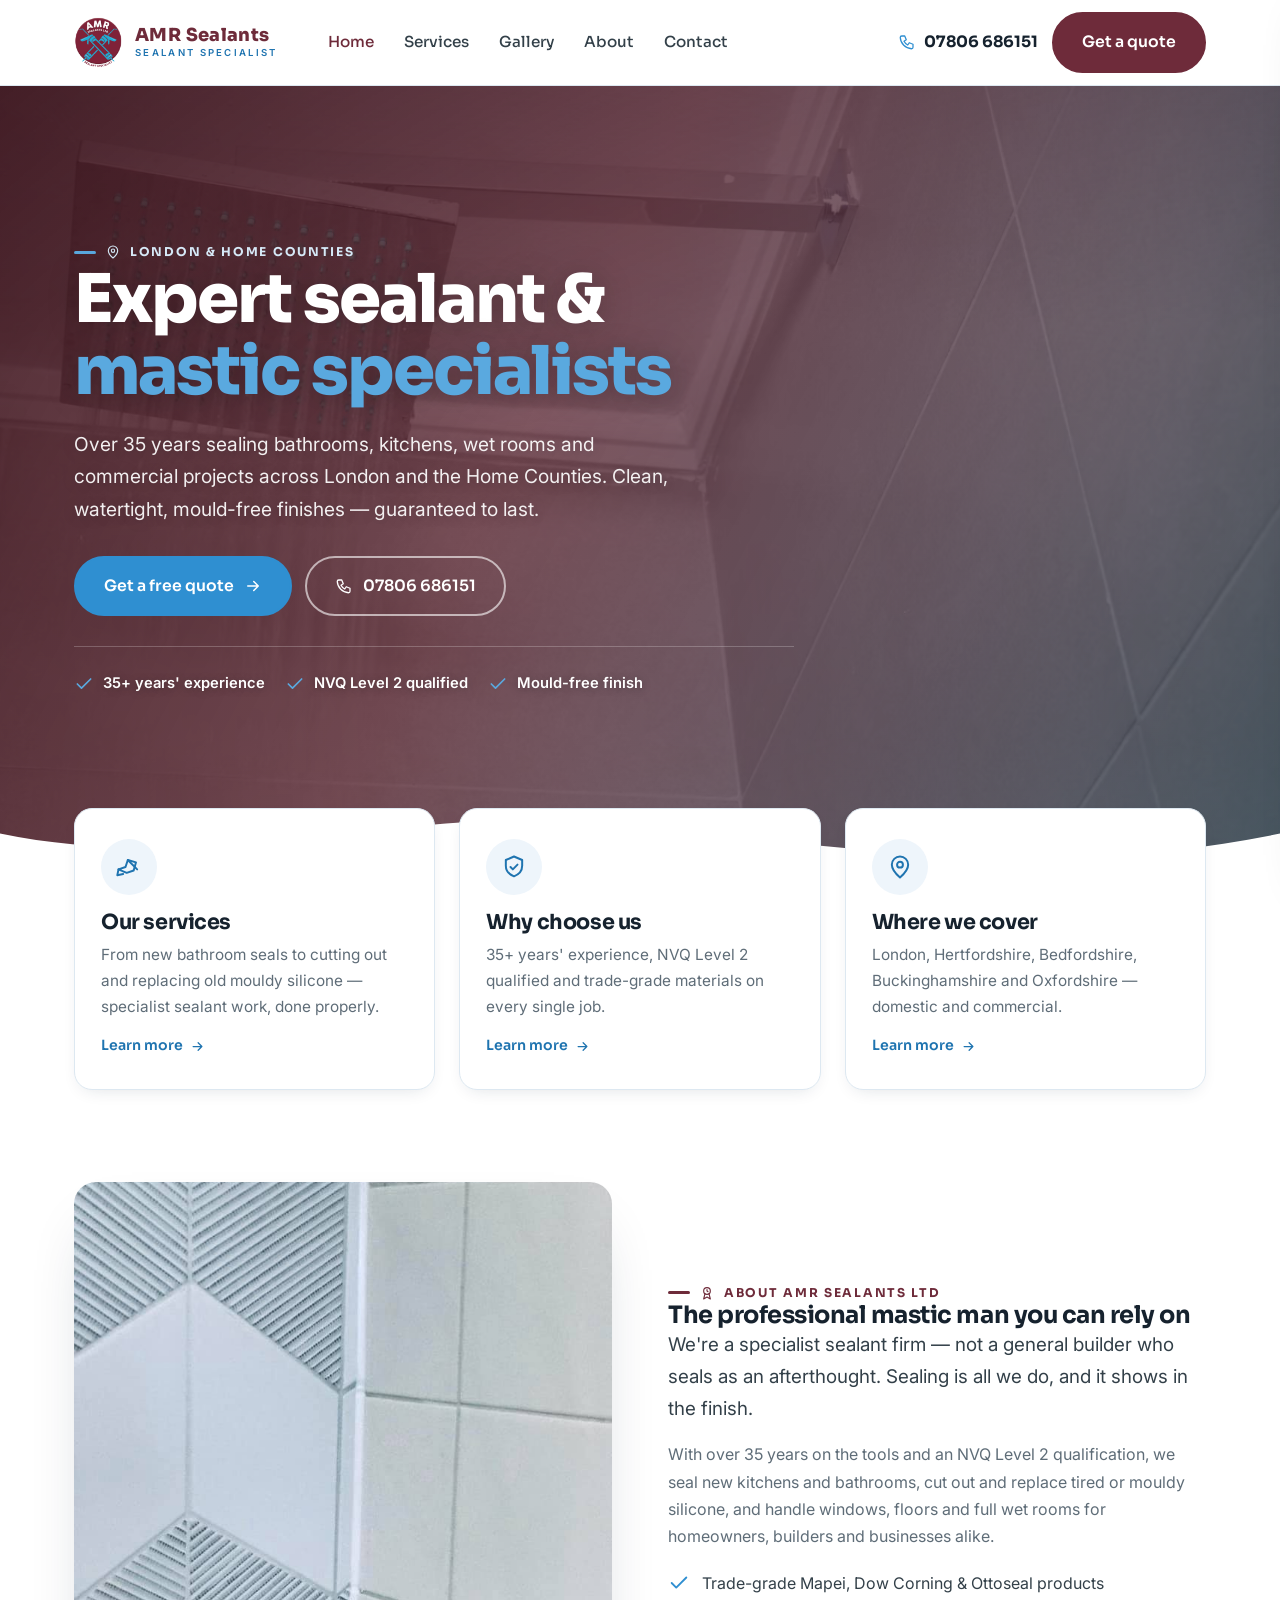
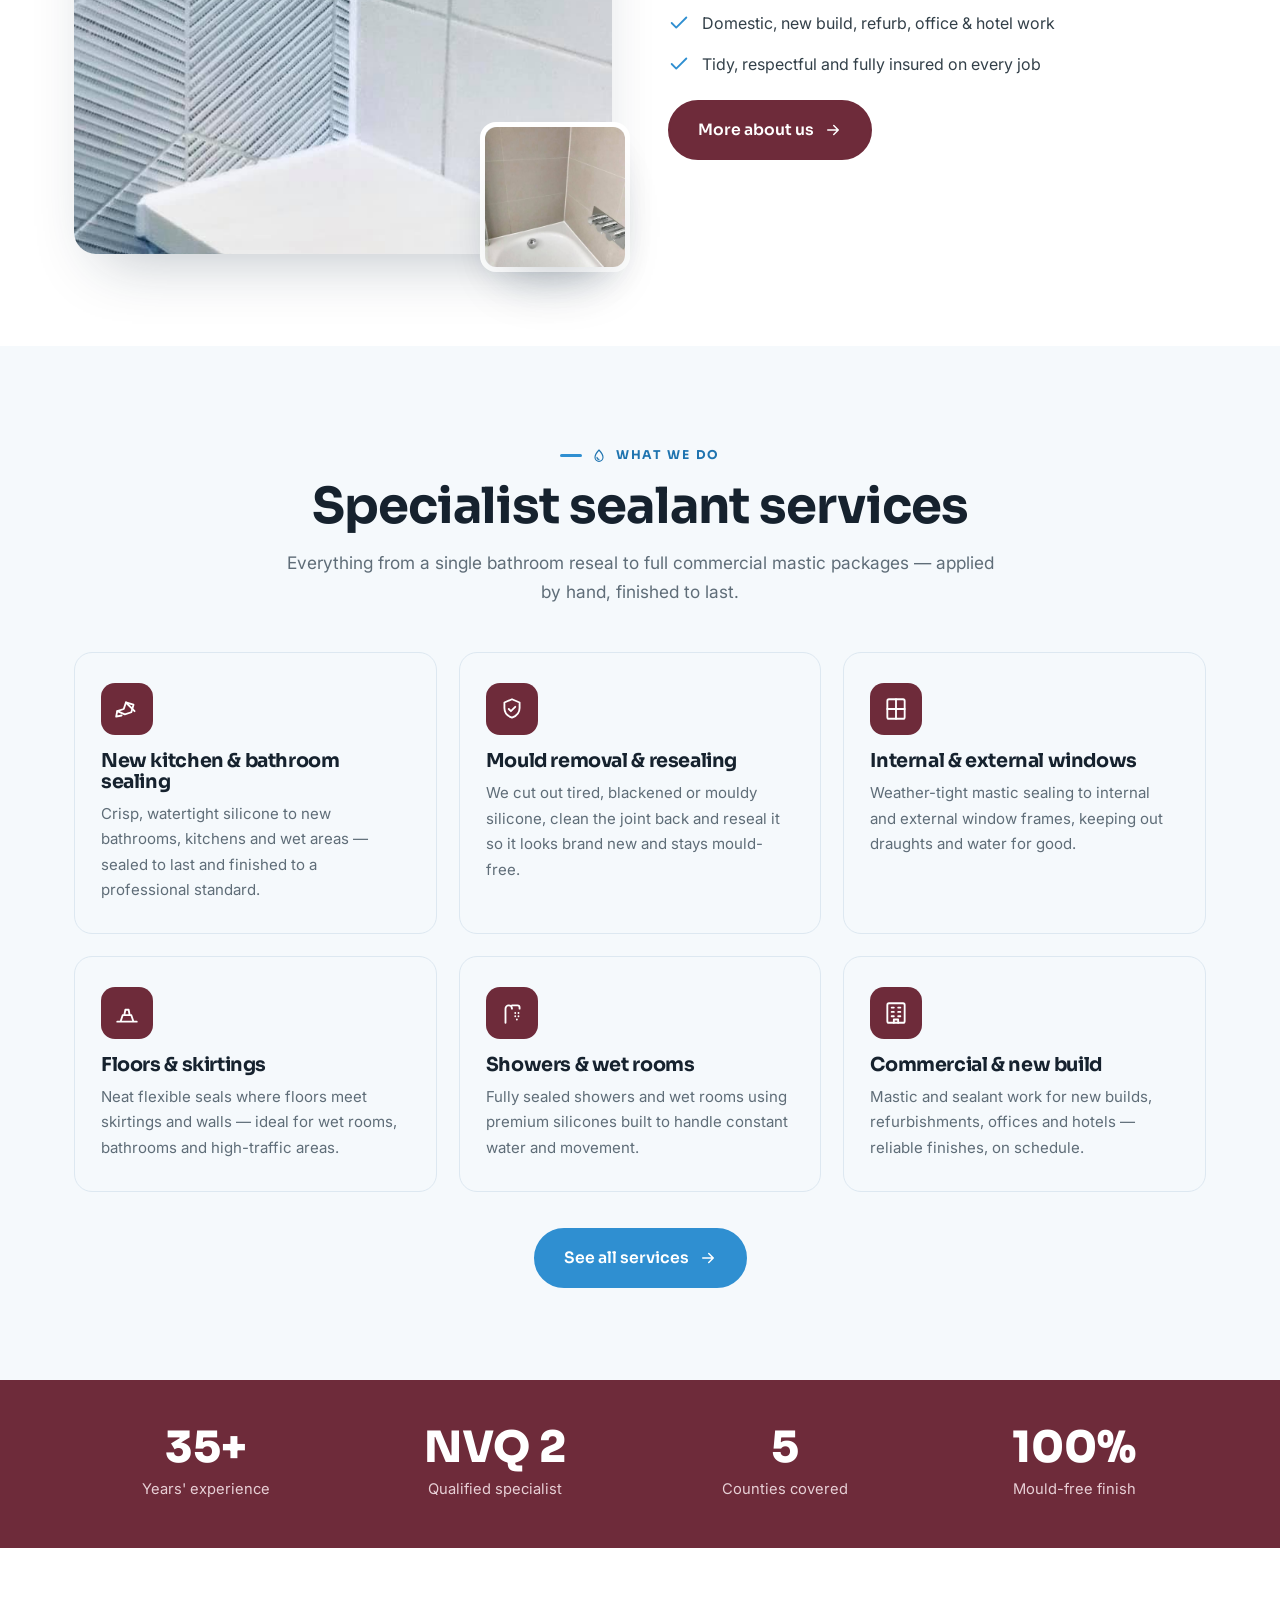
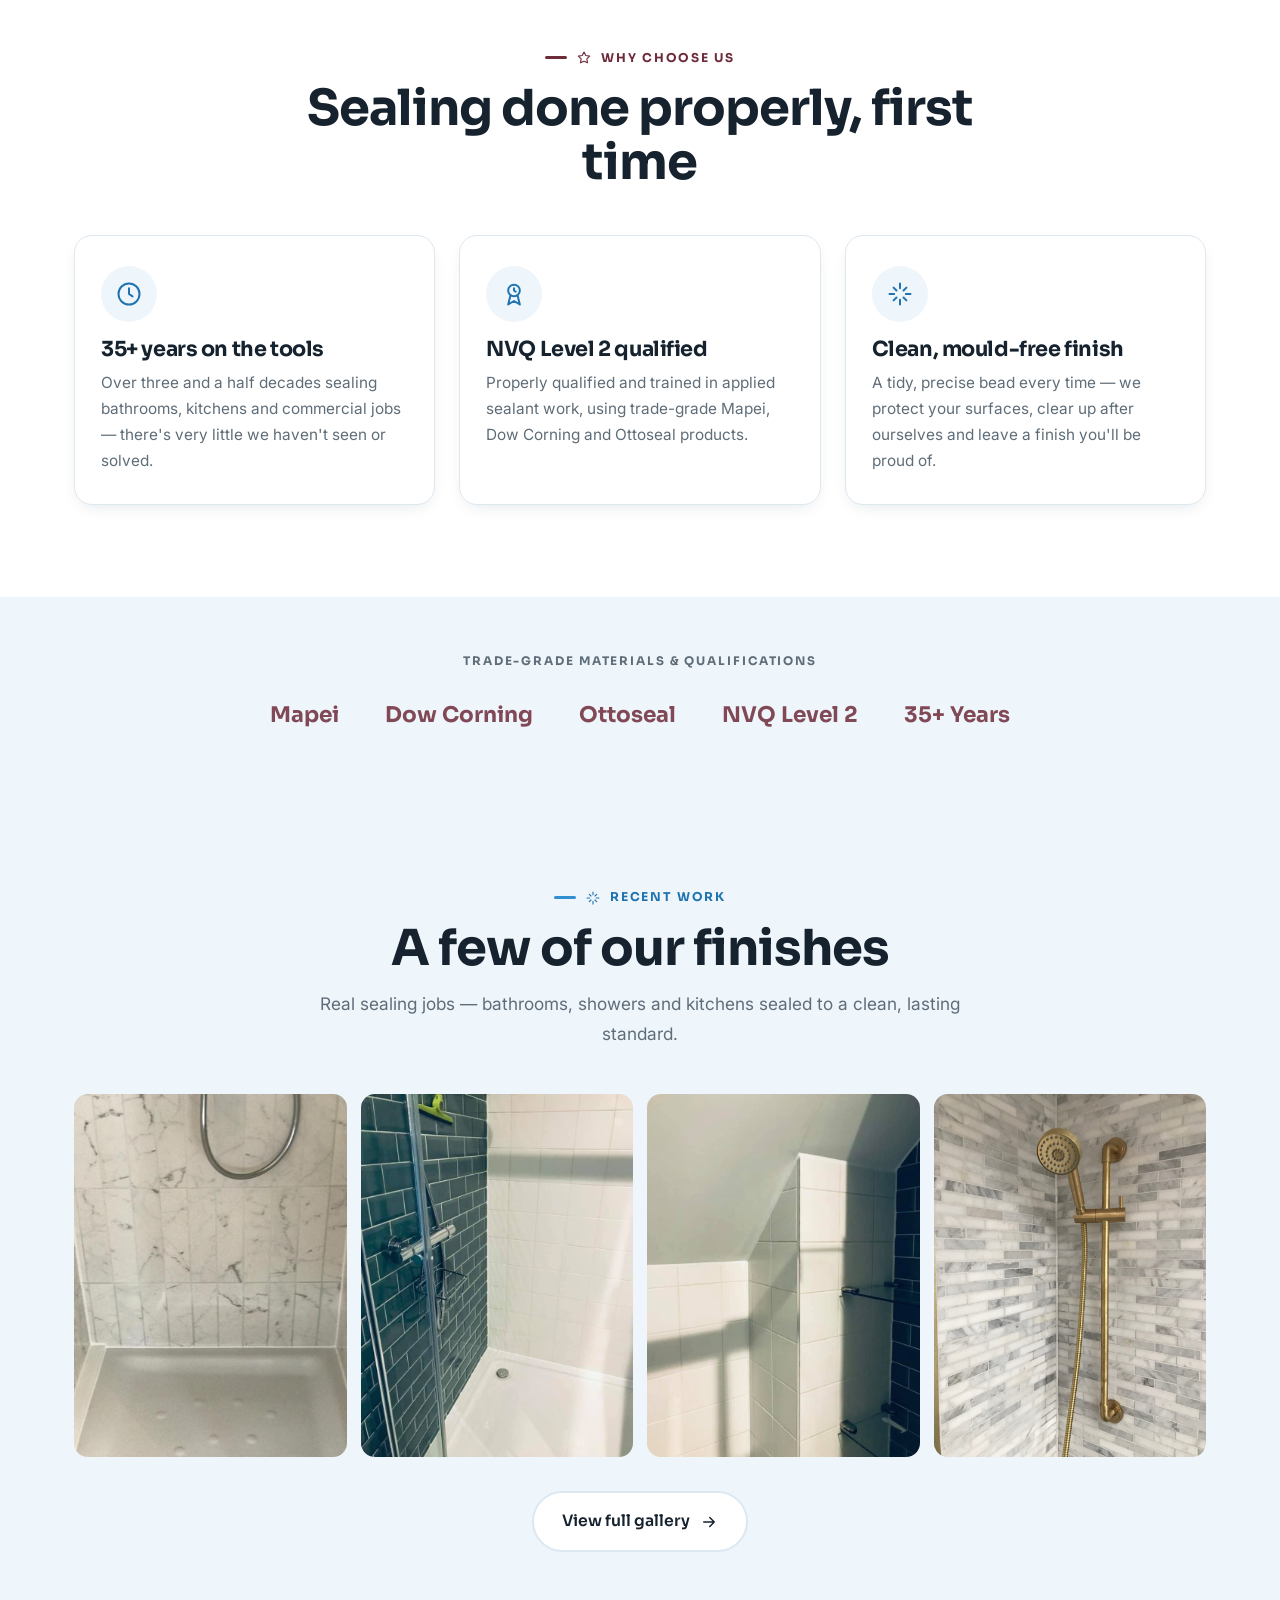
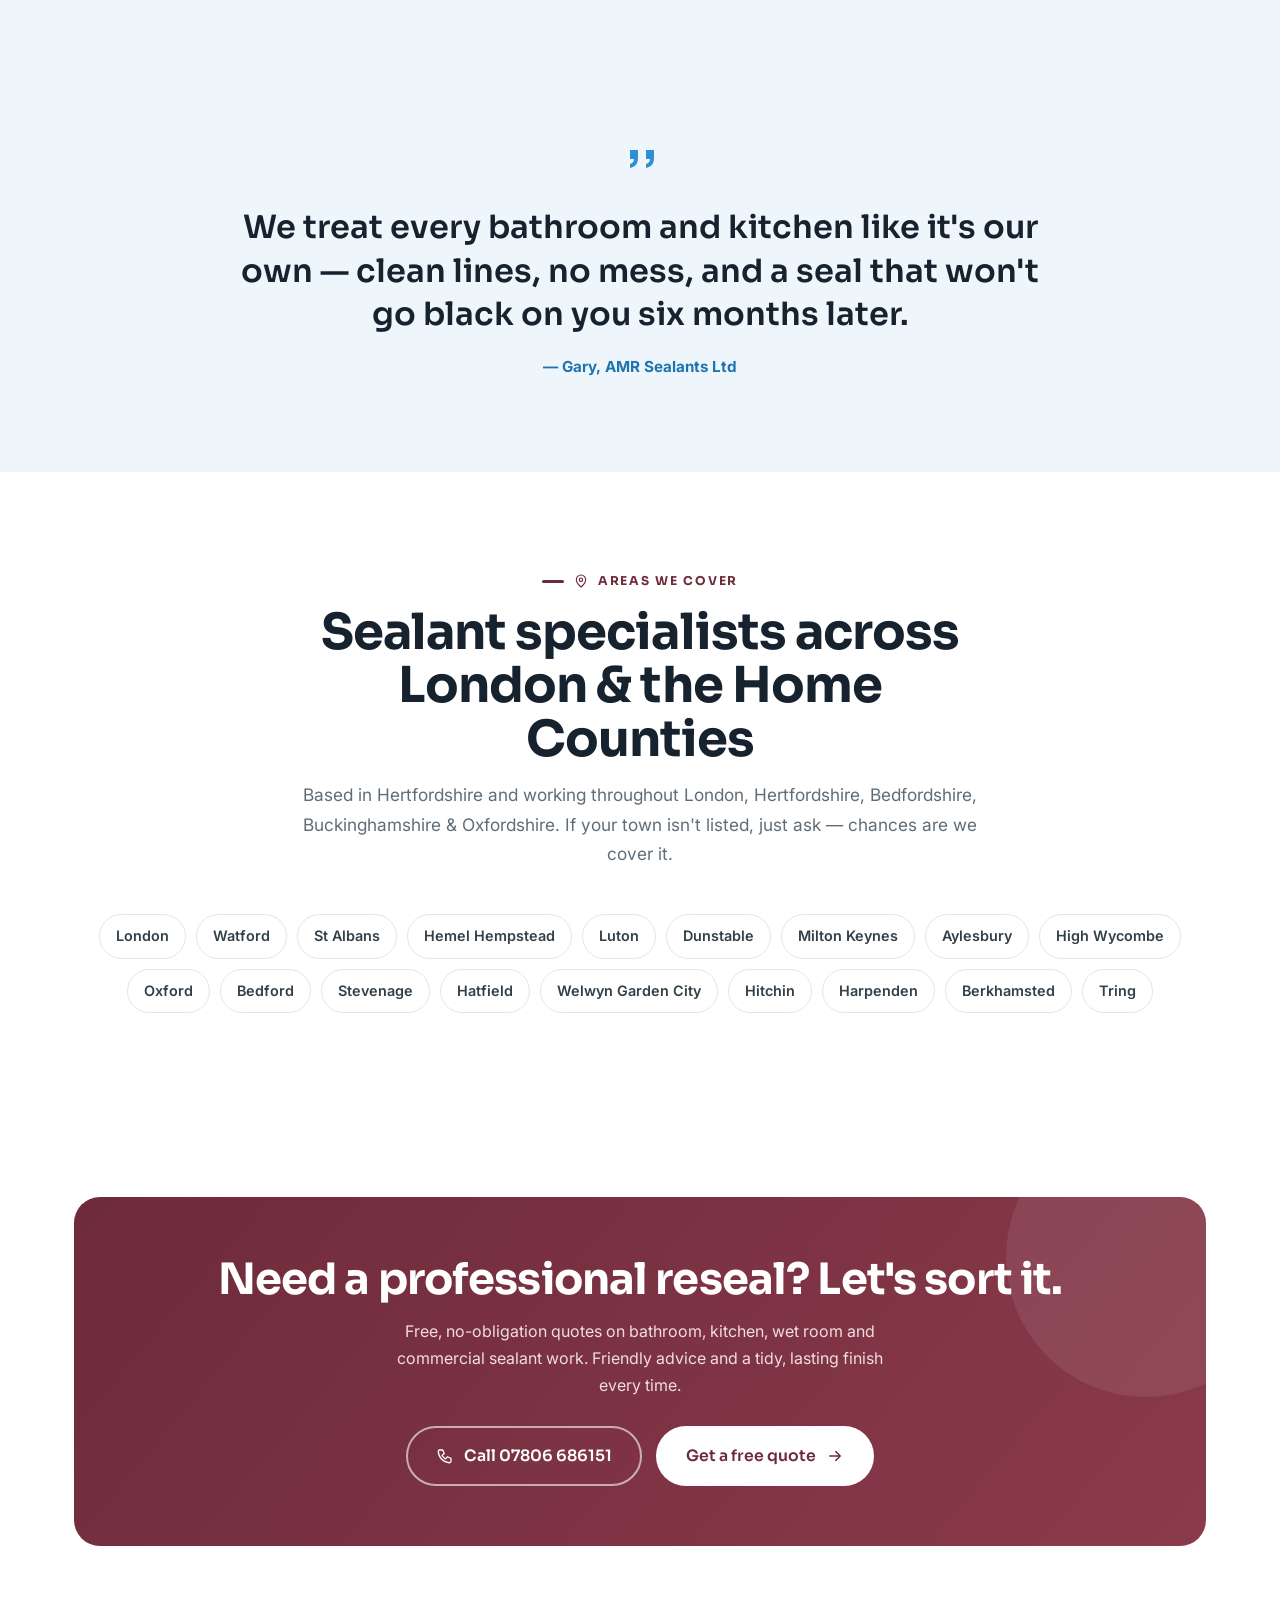
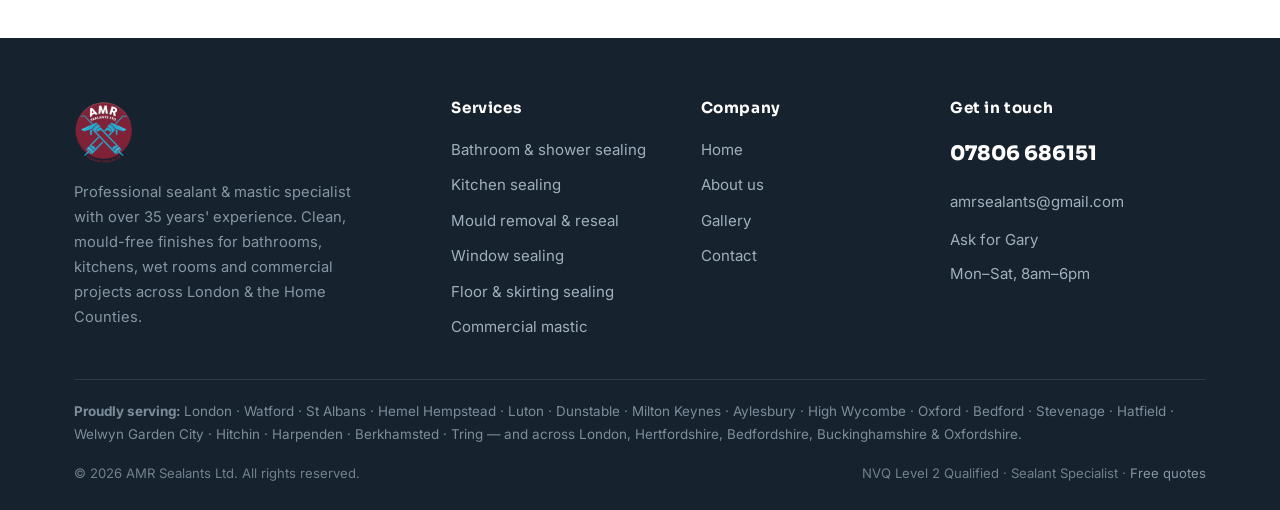
<file: index.html>
<!DOCTYPE html>
<html lang="en-GB">
<head>
<meta charset="utf-8">
<meta name="viewport" content="width=device-width, initial-scale=1">
<title>Sealant Specialists London &amp; Home Counties | AMR Sealants Ltd</title>
<meta name="description" content="Professional sealant &amp; mastic specialists with 35+ years&#x27; experience. Bathroom, kitchen, wet room, window &amp; floor sealing across London, Herts, Beds, Bucks &amp; Oxfordshire. Free quotes.">
<link rel="canonical" href="https://www.amrsealants.com/">
<meta name="robots" content="index,follow,max-image-preview:large">
<meta name="geo.region" content="GB-HRT">
<meta name="geo.placename" content="Hertfordshire, London & Home Counties">
<meta name="author" content="AMR Sealants Ltd">
<meta property="og:type" content="website">
<meta property="og:site_name" content="AMR Sealants Ltd">
<meta property="og:title" content="Sealant Specialists London &amp; Home Counties | AMR Sealants Ltd">
<meta property="og:description" content="Professional sealant &amp; mastic specialists with 35+ years&#x27; experience. Bathroom, kitchen, wet room, window &amp; floor sealing across London, Herts, Beds, Bucks &amp; Oxfordshire. Free quotes.">
<meta property="og:url" content="https://www.amrsealants.com/">
<meta property="og:image" content="https://www.amrsealants.com/assets/hero.jpg">
<meta property="og:locale" content="en_GB">
<meta name="twitter:card" content="summary_large_image">
<meta name="twitter:title" content="Sealant Specialists London &amp; Home Counties | AMR Sealants Ltd">
<meta name="twitter:description" content="Professional sealant &amp; mastic specialists with 35+ years&#x27; experience. Bathroom, kitchen, wet room, window &amp; floor sealing across London, Herts, Beds, Bucks &amp; Oxfordshire. Free quotes.">
<meta name="twitter:image" content="https://www.amrsealants.com/assets/hero.jpg">
<meta name="theme-color" content="#6e2b3a">
<link rel="icon" href="/favicon.svg" type="image/svg+xml">
<link rel="apple-touch-icon" href="/assets/logo.png">
<link rel="preconnect" href="https://fonts.googleapis.com">
<link rel="preconnect" href="https://fonts.gstatic.com" crossorigin>
<link href="https://fonts.googleapis.com/css2?family=Sora:wght@400;500;600;700;800&family=Inter:wght@400;500;600;700&display=swap" rel="stylesheet">
<link rel="stylesheet" href="/css/site.css">
<script type="application/ld+json">{"@context":"https://schema.org","@type":"HomeAndConstructionBusiness","@id":"https://www.amrsealants.com/#business","name":"AMR Sealants Ltd","image":"https://www.amrsealants.com/assets/hero.jpg","url":"https://www.amrsealants.com/","telephone":"+447806686151","email":"amrsealants@gmail.com","priceRange":"££","description":"Professional sealant and mastic specialist with 35+ years experience. Bathroom, kitchen, wet room, window and floor sealing across London and the Home Counties.","slogan":"Professional Mastic Man","foundingDate":"1989","knowsAbout":["silicone sealant","mastic application","bathroom sealing","wet room sealing","mould removal and resealing","window sealing","floor sealing"],"areaServed":[{"@type":"AdministrativeArea","name":"London"},{"@type":"AdministrativeArea","name":"Hertfordshire"},{"@type":"AdministrativeArea","name":"Bedfordshire"},{"@type":"AdministrativeArea","name":"Buckinghamshire"},{"@type":"AdministrativeArea","name":"Oxfordshire"}],"address":{"@type":"PostalAddress","addressRegion":"Hertfordshire","addressCountry":"GB"},"openingHoursSpecification":{"@type":"OpeningHoursSpecification","dayOfWeek":["Monday","Tuesday","Wednesday","Thursday","Friday","Saturday"],"opens":"08:00","closes":"18:00"},"sameAs":["https://amrsealants.wordpress.com"]}</script>

</head>
<body>
<header class="site">
  <div class="bar">
    <a class="brand" href="/" aria-label="AMR Sealants Ltd home">
      <img src="/assets/logo.png" alt="AMR Sealants Ltd logo" width="52" height="52">
      <span class="bt"><b>AMR Sealants</b><span>Sealant Specialist</span></span>
    </a>
    <nav class="nav-links"><a href="/" class="active">Home</a><a href="/services">Services</a><a href="/gallery">Gallery</a><a href="/about">About</a><a href="/contact">Contact</a></nav>
    <div class="nav-cta">
      <a class="callchip" href="tel:+447806686151"><svg viewBox="0 0 24 24" fill="none" stroke="currentColor" stroke-width="1.7" stroke-linecap="round" stroke-linejoin="round"><path d="M5 4h4l2 5-3 2a12 12 0 0 0 5 5l2-3 5 2v4a2 2 0 0 1-2 2A16 16 0 0 1 3 6a2 2 0 0 1 2-2"/></svg> 07806 686151</a>
      <a class="btn btn-maroon" href="/contact">Get a quote</a>
    </div>
    <button class="burger" aria-label="Open menu"><span></span><span></span><span></span></button>
  </div>
</header>
<div class="mm-back"></div>
<aside class="mobile-menu">
  <button class="mm-close" aria-label="Close menu">&times;</button>
  <a href="/">Home</a><a href="/services">Services</a><a href="/gallery">Gallery</a><a href="/about">About</a><a href="/contact">Contact</a>
  <a class="btn btn-maroon" href="/contact">Get a free quote</a>
  <a class="btn btn-ghost" href="tel:+447806686151">Call 07806 686151</a>
</aside>
<section class="vhero">
    <video class="vhero-bg" autoplay muted loop playsinline preload="auto" poster="/assets/amr-hero-poster.jpg" aria-hidden="true">
      <source src="/assets/amr-hero.webm" type="video/webm">
      <source src="/assets/amr-hero.mp4" type="video/mp4">
    </video>
    <div class="vhero-ov"></div>
  <div class="wrap vhero-inner">
    <div class="vhero-copy" data-reveal>
      <span class="eyebrow light"><svg viewBox="0 0 24 24" fill="none" stroke="currentColor" stroke-width="1.7" stroke-linecap="round" stroke-linejoin="round"><path d="M12 21s7-6.2 7-11a7 7 0 0 0-14 0c0 4.8 7 11 7 11z"/><circle cx="12" cy="10" r="2.5"/></svg> London &amp; Home Counties</span>
      <h1>Expert sealant &amp; <em>mastic specialists</em></h1>
      <p class="sub">Over 35 years sealing bathrooms, kitchens, wet rooms and commercial projects across London and the Home Counties. Clean, watertight, mould-free finishes — guaranteed to last.</p>
      <div class="hero-cta">
        <a class="btn btn-blue" href="/contact">Get a free quote <svg viewBox="0 0 24 24" fill="none" stroke="currentColor" stroke-width="2" stroke-linecap="round" stroke-linejoin="round"><path d="M5 12h14M13 6l6 6-6 6"/></svg></a>
        <a class="btn btn-outline-w" href="tel:+447806686151"><svg viewBox="0 0 24 24" fill="none" stroke="currentColor" stroke-width="1.7" stroke-linecap="round" stroke-linejoin="round"><path d="M5 4h4l2 5-3 2a12 12 0 0 0 5 5l2-3 5 2v4a2 2 0 0 1-2 2A16 16 0 0 1 3 6a2 2 0 0 1 2-2"/></svg> 07806 686151</a>
      </div>
      <div class="hero-trust light">
        <div class="t"><svg viewBox="0 0 24 24" fill="none" stroke="currentColor" stroke-width="2" stroke-linecap="round" stroke-linejoin="round"><path d="M4 12l5 5L20 6"/></svg> 35+ years' experience</div>
        <div class="t"><svg viewBox="0 0 24 24" fill="none" stroke="currentColor" stroke-width="2" stroke-linecap="round" stroke-linejoin="round"><path d="M4 12l5 5L20 6"/></svg> NVQ Level 2 qualified</div>
        <div class="t"><svg viewBox="0 0 24 24" fill="none" stroke="currentColor" stroke-width="2" stroke-linecap="round" stroke-linejoin="round"><path d="M4 12l5 5L20 6"/></svg> Mould-free finish</div>
      </div>
    </div>
  </div>
  <svg class="wave" viewBox="0 0 1440 90" preserveAspectRatio="none" aria-hidden="true"><path fill="#ffffff" d="M0,40 C240,90 480,0 720,30 C960,60 1200,90 1440,40 L1440,90 L0,90 Z"/></svg>
</section><div class="wrap"><div class="fcards">
      <div class="fcard" data-reveal>
        <div class="ic"><svg viewBox="0 0 24 24" fill="none" stroke="currentColor" stroke-width="1.7" stroke-linecap="round" stroke-linejoin="round"><path d="M3 14l6-2 2-6 7 2-2 7-6 2z"/><path d="M11 6l8 8"/><path d="M3 14l-1 5 5-1"/></svg></div>
        <h3>Our services</h3>
        <p>From new bathroom seals to cutting out and replacing old mouldy silicone — specialist sealant work, done properly.</p>
        <a class="go" href="/services">Learn more <svg viewBox="0 0 24 24" fill="none" stroke="currentColor" stroke-width="2" stroke-linecap="round" stroke-linejoin="round"><path d="M5 12h14M13 6l6 6-6 6"/></svg></a>
      </div>
      <div class="fcard" data-reveal>
        <div class="ic"><svg viewBox="0 0 24 24" fill="none" stroke="currentColor" stroke-width="1.7" stroke-linecap="round" stroke-linejoin="round"><path d="M12 3l7 3v5c0 4.5-3 7.5-7 9-4-1.5-7-4.5-7-9V6z"/><path d="M9 12l2 2 4-4"/></svg></div>
        <h3>Why choose us</h3>
        <p>35+ years' experience, NVQ Level 2 qualified and trade-grade materials on every single job.</p>
        <a class="go" href="/about">Learn more <svg viewBox="0 0 24 24" fill="none" stroke="currentColor" stroke-width="2" stroke-linecap="round" stroke-linejoin="round"><path d="M5 12h14M13 6l6 6-6 6"/></svg></a>
      </div>
      <div class="fcard" data-reveal>
        <div class="ic"><svg viewBox="0 0 24 24" fill="none" stroke="currentColor" stroke-width="1.7" stroke-linecap="round" stroke-linejoin="round"><path d="M12 21s7-6.2 7-11a7 7 0 0 0-14 0c0 4.8 7 11 7 11z"/><circle cx="12" cy="10" r="2.5"/></svg></div>
        <h3>Where we cover</h3>
        <p>London, Hertfordshire, Bedfordshire, Buckinghamshire and Oxfordshire — domestic and commercial.</p>
        <a class="go" href="/contact">Learn more <svg viewBox="0 0 24 24" fill="none" stroke="currentColor" stroke-width="2" stroke-linecap="round" stroke-linejoin="round"><path d="M5 12h14M13 6l6 6-6 6"/></svg></a>
      </div></div></div><section class="sec">
  <div class="wrap">
    <div class="split">
      <div class="media tall" data-reveal>
        <img src="/assets/g03.jpg" alt="Neatly sealed tiled bathroom by AMR Sealants Ltd">
        <div class="mini"><img src="/assets/g08.jpg" alt="Close-up of a clean silicone bead"></div>
      </div>
      <div class="about-copy" data-reveal>
        <span class="eyebrow m"><svg viewBox="0 0 24 24" fill="none" stroke="currentColor" stroke-width="1.7" stroke-linecap="round" stroke-linejoin="round"><circle cx="12" cy="9" r="5"/><path d="M9 13l-2 8 5-3 5 3-2-8"/><path d="M12 7v2l1.5 1"/></svg> About AMR Sealants Ltd</span>
        <h2>The professional mastic man you can rely on</h2>
        <p class="lead">We're a specialist sealant firm — not a general builder who seals as an afterthought. Sealing is all we do, and it shows in the finish.</p>
        <p>With over 35 years on the tools and an NVQ Level 2 qualification, we seal new kitchens and bathrooms, cut out and replace tired or mouldy silicone, and handle windows, floors and full wet rooms for homeowners, builders and businesses alike.</p>
        <ul class="mini-list">
          <li><svg viewBox="0 0 24 24" fill="none" stroke="currentColor" stroke-width="2" stroke-linecap="round" stroke-linejoin="round"><path d="M4 12l5 5L20 6"/></svg> Trade-grade Mapei, Dow Corning &amp; Ottoseal products</li>
          <li><svg viewBox="0 0 24 24" fill="none" stroke="currentColor" stroke-width="2" stroke-linecap="round" stroke-linejoin="round"><path d="M4 12l5 5L20 6"/></svg> Domestic, new build, refurb, office &amp; hotel work</li>
          <li><svg viewBox="0 0 24 24" fill="none" stroke="currentColor" stroke-width="2" stroke-linecap="round" stroke-linejoin="round"><path d="M4 12l5 5L20 6"/></svg> Tidy, respectful and fully insured on every job</li>
        </ul>
        <a class="btn btn-maroon" href="/about" style="margin-top:22px">More about us <svg viewBox="0 0 24 24" fill="none" stroke="currentColor" stroke-width="2" stroke-linecap="round" stroke-linejoin="round"><path d="M5 12h14M13 6l6 6-6 6"/></svg></a>
      </div>
    </div>
  </div>
</section><section class="sec" style="background:var(--soft3)" id="services">
  <div class="wrap">
    <div class="sec-head center" data-reveal>
      <span class="eyebrow"><svg viewBox="0 0 24 24" fill="none" stroke="currentColor" stroke-width="1.7" stroke-linecap="round" stroke-linejoin="round"><path d="M12 3s6 6.5 6 11a6 6 0 0 1-12 0c0-4.5 6-11 6-11z"/><path d="M9 14a3 3 0 0 0 3 3"/></svg> What we do</span>
      <h2>Specialist sealant services</h2>
      <p>Everything from a single bathroom reseal to full commercial mastic packages — applied by hand, finished to last.</p>
    </div>
    <div class="svc-grid">
      <div class="svc" data-reveal>
        <div class="ic"><svg viewBox="0 0 24 24" fill="none" stroke="currentColor" stroke-width="1.7" stroke-linecap="round" stroke-linejoin="round"><path d="M3 14l6-2 2-6 7 2-2 7-6 2z"/><path d="M11 6l8 8"/><path d="M3 14l-1 5 5-1"/></svg></div>
        <h3>New kitchen & bathroom sealing</h3>
        <p>Crisp, watertight silicone to new bathrooms, kitchens and wet areas — sealed to last and finished to a professional standard.</p>
      </div>
      <div class="svc" data-reveal>
        <div class="ic"><svg viewBox="0 0 24 24" fill="none" stroke="currentColor" stroke-width="1.7" stroke-linecap="round" stroke-linejoin="round"><path d="M12 3l7 3v5c0 4.5-3 7.5-7 9-4-1.5-7-4.5-7-9V6z"/><path d="M9 12l2 2 4-4"/></svg></div>
        <h3>Mould removal & resealing</h3>
        <p>We cut out tired, blackened or mouldy silicone, clean the joint back and reseal it so it looks brand new and stays mould-free.</p>
      </div>
      <div class="svc" data-reveal>
        <div class="ic"><svg viewBox="0 0 24 24" fill="none" stroke="currentColor" stroke-width="1.7" stroke-linecap="round" stroke-linejoin="round"><rect x="4" y="3" width="16" height="18" rx="1.5"/><path d="M12 3v18M4 12h16"/></svg></div>
        <h3>Internal & external windows</h3>
        <p>Weather-tight mastic sealing to internal and external window frames, keeping out draughts and water for good.</p>
      </div>
      <div class="svc" data-reveal>
        <div class="ic"><svg viewBox="0 0 24 24" fill="none" stroke="currentColor" stroke-width="1.7" stroke-linecap="round" stroke-linejoin="round"><path d="M3 20h18M6 20l2-6M18 20l-2-6M8 14h8M9.5 14l1-5M14.5 14l-1-5M10.5 9h3"/></svg></div>
        <h3>Floors & skirtings</h3>
        <p>Neat flexible seals where floors meet skirtings and walls — ideal for wet rooms, bathrooms and high-traffic areas.</p>
      </div>
      <div class="svc" data-reveal>
        <div class="ic"><svg viewBox="0 0 24 24" fill="none" stroke="currentColor" stroke-width="1.7" stroke-linecap="round" stroke-linejoin="round"><path d="M6 21V8a3 3 0 0 1 6 0M12 5h5a2 2 0 0 1 2 2v1"/><path d="M15 12v.01M18 12v.01M15 15v.01M18 15v.01M16.5 18v.01"/></svg></div>
        <h3>Showers & wet rooms</h3>
        <p>Fully sealed showers and wet rooms using premium silicones built to handle constant water and movement.</p>
      </div>
      <div class="svc" data-reveal>
        <div class="ic"><svg viewBox="0 0 24 24" fill="none" stroke="currentColor" stroke-width="1.7" stroke-linecap="round" stroke-linejoin="round"><rect x="4" y="3" width="16" height="18" rx="1.5"/><path d="M8 7h2M14 7h2M8 11h2M14 11h2M8 15h2M14 15h2M10 21v-3h4v3"/></svg></div>
        <h3>Commercial & new build</h3>
        <p>Mastic and sealant work for new builds, refurbishments, offices and hotels — reliable finishes, on schedule.</p>
      </div></div>
    <div style="text-align:center;margin-top:36px" data-reveal>
      <a class="btn btn-blue" href="/services">See all services <svg viewBox="0 0 24 24" fill="none" stroke="currentColor" stroke-width="2" stroke-linecap="round" stroke-linejoin="round"><path d="M5 12h14M13 6l6 6-6 6"/></svg></a>
    </div>
  </div>
</section><section class="stats"><div class="wrap"><div class="s"><b>35+</b><span>Years' experience</span></div><div class="s"><b>NVQ 2</b><span>Qualified specialist</span></div><div class="s"><b>5</b><span>Counties covered</span></div><div class="s"><b>100%</b><span>Mould-free finish</span></div></div></section><section class="sec">
  <div class="wrap">
    <div class="sec-head center" data-reveal>
      <span class="eyebrow m"><svg viewBox="0 0 24 24" fill="none" stroke="currentColor" stroke-width="1.7" stroke-linecap="round" stroke-linejoin="round"><path d="M12 3l2.6 5.3 5.9.9-4.2 4.1 1 5.8L12 16.9 6.7 19.2l1-5.8L3.5 9.2l5.9-.9z"/></svg> Why choose us</span>
      <h2>Sealing done properly, first time</h2>
    </div>
    <div class="fcards" style="margin-top:0">
      <div class="fcard" data-reveal>
        <div class="ic"><svg viewBox="0 0 24 24" fill="none" stroke="currentColor" stroke-width="1.7" stroke-linecap="round" stroke-linejoin="round"><circle cx="12" cy="12" r="9"/><path d="M12 7v5l3 2"/></svg></div>
        <h3>35+ years on the tools</h3>
        <p>Over three and a half decades sealing bathrooms, kitchens and commercial jobs — there's very little we haven't seen or solved.</p>
      </div>
      <div class="fcard" data-reveal>
        <div class="ic"><svg viewBox="0 0 24 24" fill="none" stroke="currentColor" stroke-width="1.7" stroke-linecap="round" stroke-linejoin="round"><circle cx="12" cy="9" r="5"/><path d="M9 13l-2 8 5-3 5 3-2-8"/><path d="M12 7v2l1.5 1"/></svg></div>
        <h3>NVQ Level 2 qualified</h3>
        <p>Properly qualified and trained in applied sealant work, using trade-grade Mapei, Dow Corning and Ottoseal products.</p>
      </div>
      <div class="fcard" data-reveal>
        <div class="ic"><svg viewBox="0 0 24 24" fill="none" stroke="currentColor" stroke-width="1.7" stroke-linecap="round" stroke-linejoin="round"><path d="M12 3v4M12 17v4M3 12h4M17 12h4M6.5 6.5l2.5 2.5M15 15l2.5 2.5M17.5 6.5L15 9M9 15l-2.5 2.5"/></svg></div>
        <h3>Clean, mould-free finish</h3>
        <p>A tidy, precise bead every time — we protect your surfaces, clear up after ourselves and leave a finish you'll be proud of.</p>
      </div></div>
  </div>
</section><section class="brands sec" style="padding:54px 0">
  <div class="wrap">
    <p class="lab">Trade-grade materials &amp; qualifications</p>
    <div class="row">
      <span>Mapei</span><span>Dow Corning</span><span>Ottoseal</span><span>NVQ Level&nbsp;2</span><span>35+ Years</span>
    </div>
  </div>
</section><section class="sec" style="background:var(--soft)">
  <div class="wrap">
    <div class="sec-head center" data-reveal>
      <span class="eyebrow"><svg viewBox="0 0 24 24" fill="none" stroke="currentColor" stroke-width="1.7" stroke-linecap="round" stroke-linejoin="round"><path d="M12 3v4M12 17v4M3 12h4M17 12h4M6.5 6.5l2.5 2.5M15 15l2.5 2.5M17.5 6.5L15 9M9 15l-2.5 2.5"/></svg> Recent work</span>
      <h2>A few of our finishes</h2>
      <p>Real sealing jobs — bathrooms, showers and kitchens sealed to a clean, lasting standard.</p>
    </div>
    <div class="gal" data-reveal><a href="/assets/g06.jpg"><img src="/assets/g06.jpg" alt="AMR Sealants project 6" loading="lazy"></a><a href="/assets/g01.jpg"><img src="/assets/g01.jpg" alt="AMR Sealants project 1" loading="lazy"></a><a href="/assets/g04.jpg"><img src="/assets/g04.jpg" alt="AMR Sealants project 4" loading="lazy"></a><a href="/assets/g11.jpg"><img src="/assets/g11.jpg" alt="AMR Sealants project 11" loading="lazy"></a></div>
    <div style="text-align:center;margin-top:34px" data-reveal>
      <a class="btn btn-ghost" href="/gallery">View full gallery <svg viewBox="0 0 24 24" fill="none" stroke="currentColor" stroke-width="2" stroke-linecap="round" stroke-linejoin="round"><path d="M5 12h14M13 6l6 6-6 6"/></svg></a>
    </div>
  </div>
</section><section class="sec" style="background:var(--soft)">
  <div class="wrap">
    <div class="quote" data-reveal>
      <div style="color:var(--blue);width:48px;margin:0 auto 14px"><svg viewBox="0 0 24 24" fill="currentColor"><path d="M7 7h4v4c0 3-1.5 4.5-4 5v-2c1.3-.4 2-1.2 2-2.5H7zm8 0h4v4c0 3-1.5 4.5-4 5v-2c1.3-.4 2-1.2 2-2.5h-2z"/></svg></div>
      <p class="q">We treat every bathroom and kitchen like it's our own — clean lines, no mess, and a seal that won't go black on you six months later.</p>
      <p class="who">— Gary, AMR Sealants Ltd</p>
    </div>
  </div>
</section><section class="sec" id="areas">
  <div class="wrap">
    <div class="sec-head center" data-reveal>
      <span class="eyebrow m"><svg viewBox="0 0 24 24" fill="none" stroke="currentColor" stroke-width="1.7" stroke-linecap="round" stroke-linejoin="round"><path d="M12 21s7-6.2 7-11a7 7 0 0 0-14 0c0 4.8 7 11 7 11z"/><circle cx="12" cy="10" r="2.5"/></svg> Areas we cover</span>
      <h2>Sealant specialists across London &amp; the Home Counties</h2>
      <p>Based in Hertfordshire and working throughout London, Hertfordshire, Bedfordshire, Buckinghamshire & Oxfordshire. If your town isn't listed, just ask — chances are we cover it.</p>
    </div>
    <div class="areas" data-reveal style="justify-content:center"><span>London</span><span>Watford</span><span>St Albans</span><span>Hemel Hempstead</span><span>Luton</span><span>Dunstable</span><span>Milton Keynes</span><span>Aylesbury</span><span>High Wycombe</span><span>Oxford</span><span>Bedford</span><span>Stevenage</span><span>Hatfield</span><span>Welwyn Garden City</span><span>Hitchin</span><span>Harpenden</span><span>Berkhamsted</span><span>Tring</span></div>
  </div>
</section><section class="cta sec">
  <div class="wrap">
    <div class="inner" data-reveal>
      <h2>Need a professional reseal? Let's sort it.</h2>
      <p>Free, no-obligation quotes on bathroom, kitchen, wet room and commercial sealant work. Friendly advice and a tidy, lasting finish every time.</p>
      <div class="cta-row">
        <a class="btn btn-outline-w" href="tel:+447806686151"><svg viewBox="0 0 24 24" fill="none" stroke="currentColor" stroke-width="1.7" stroke-linecap="round" stroke-linejoin="round"><path d="M5 4h4l2 5-3 2a12 12 0 0 0 5 5l2-3 5 2v4a2 2 0 0 1-2 2A16 16 0 0 1 3 6a2 2 0 0 1 2-2"/></svg> Call 07806 686151</a>
        <a class="btn" style="background:#fff;color:var(--maroon)" href="/contact">Get a free quote <svg viewBox="0 0 24 24" fill="none" stroke="currentColor" stroke-width="2" stroke-linecap="round" stroke-linejoin="round"><path d="M5 12h14M13 6l6 6-6 6"/></svg></a>
      </div>
    </div>
  </div>
</section><div class="lb"><span class="x">&times;</span><span class="nav prev">&#8249;</span><img src="[data-uri]" alt="Enlarged project photo"><span class="nav next">&#8250;</span></div><footer class="site">
  <div class="wrap">
    <div class="cols">
      <div class="fbrand">
        <img src="/assets/logo.png" alt="AMR Sealants Ltd">
        <p>Professional sealant &amp; mastic specialist with over 35 years' experience. Clean, mould-free finishes for bathrooms, kitchens, wet rooms and commercial projects across London &amp; the Home Counties.</p>
      </div>
      <div class="col">
        <h4>Services</h4>
        <a href="/services">Bathroom & shower sealing</a><a href="/services">Kitchen sealing</a><a href="/services">Mould removal & reseal</a><a href="/services">Window sealing</a><a href="/services">Floor & skirting sealing</a><a href="/services">Commercial mastic</a>
      </div>
      <div class="col">
        <h4>Company</h4>
        <a href="/">Home</a>
        <a href="/about">About us</a>
        <a href="/gallery">Gallery</a>
        <a href="/contact">Contact</a>
      </div>
      <div class="col fcontact">
        <h4>Get in touch</h4>
        <a class="big" href="tel:+447806686151">07806 686151</a>
        <a href="mailto:amrsealants@gmail.com">amrsealants@gmail.com</a>
        <p>Ask for Gary</p>
        <p>Mon–Sat, 8am–6pm</p>
      </div>
    </div>
    <p class="foot-areas"><strong>Proudly serving:</strong> London · Watford · St Albans · Hemel Hempstead · Luton · Dunstable · Milton Keynes · Aylesbury · High Wycombe · Oxford · Bedford · Stevenage · Hatfield · Welwyn Garden City · Hitchin · Harpenden · Berkhamsted · Tring — and across London, Hertfordshire, Bedfordshire, Buckinghamshire & Oxfordshire.</p>
    <div class="foot-bot">
      <span>&copy; <span class="yr">2026</span> AMR Sealants Ltd. All rights reserved.</span>
      <span>NVQ Level 2 Qualified · Sealant Specialist · <a href="/contact">Free quotes</a></span>
    </div>
  </div>
</footer>
<script src="/js/site.js"></script>
</body></html>
</file>
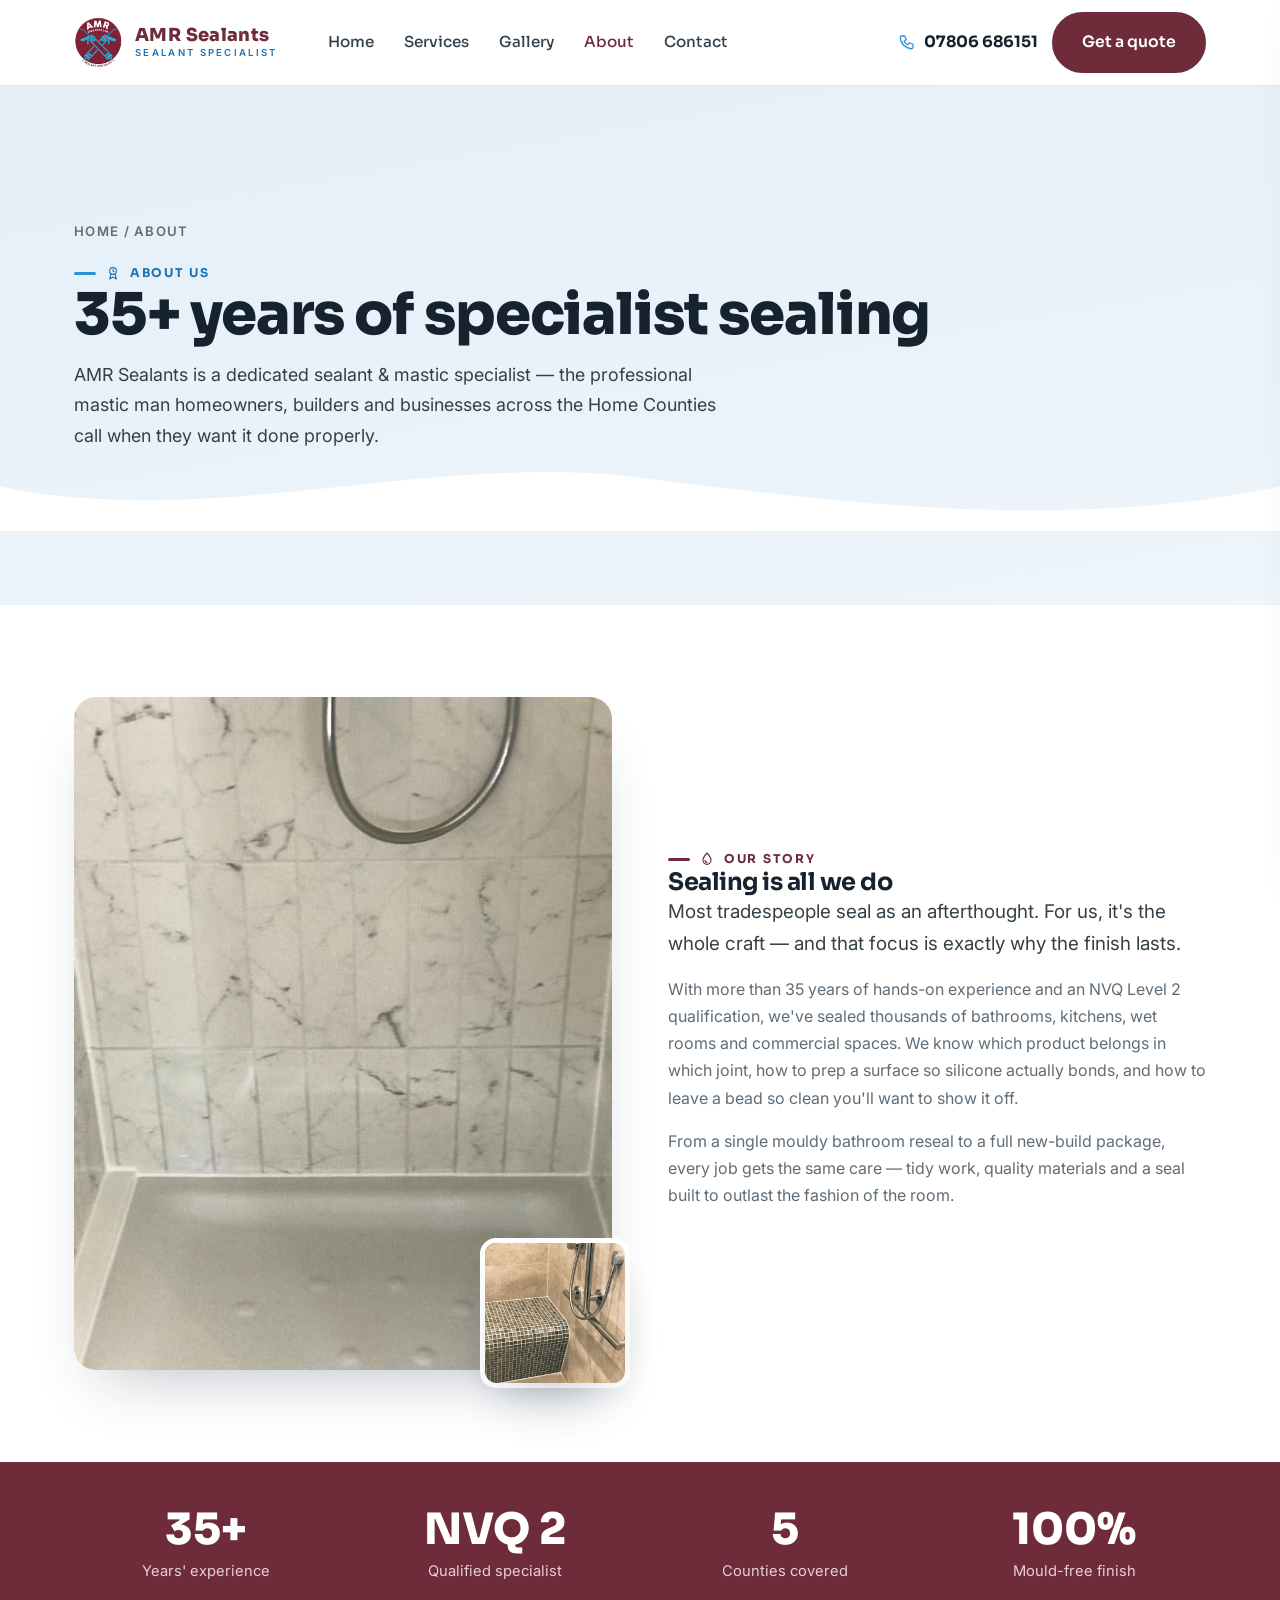
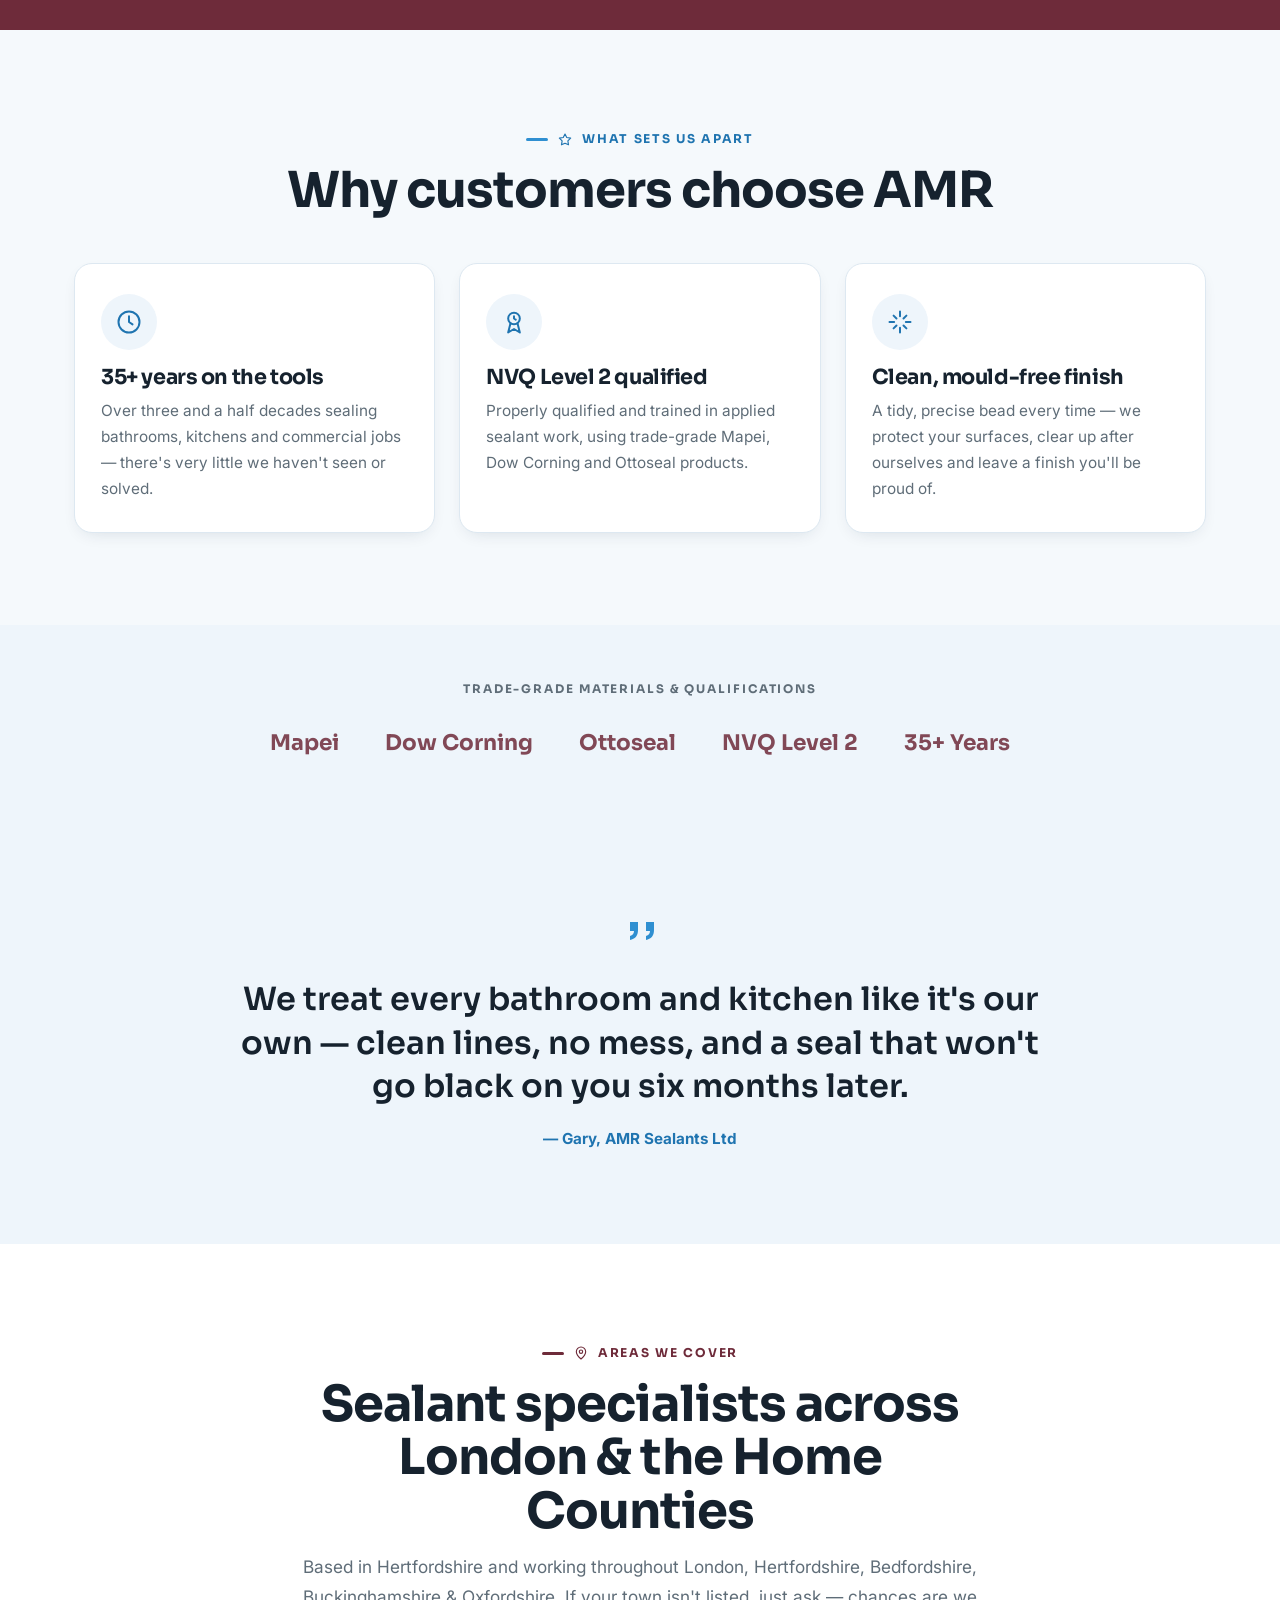
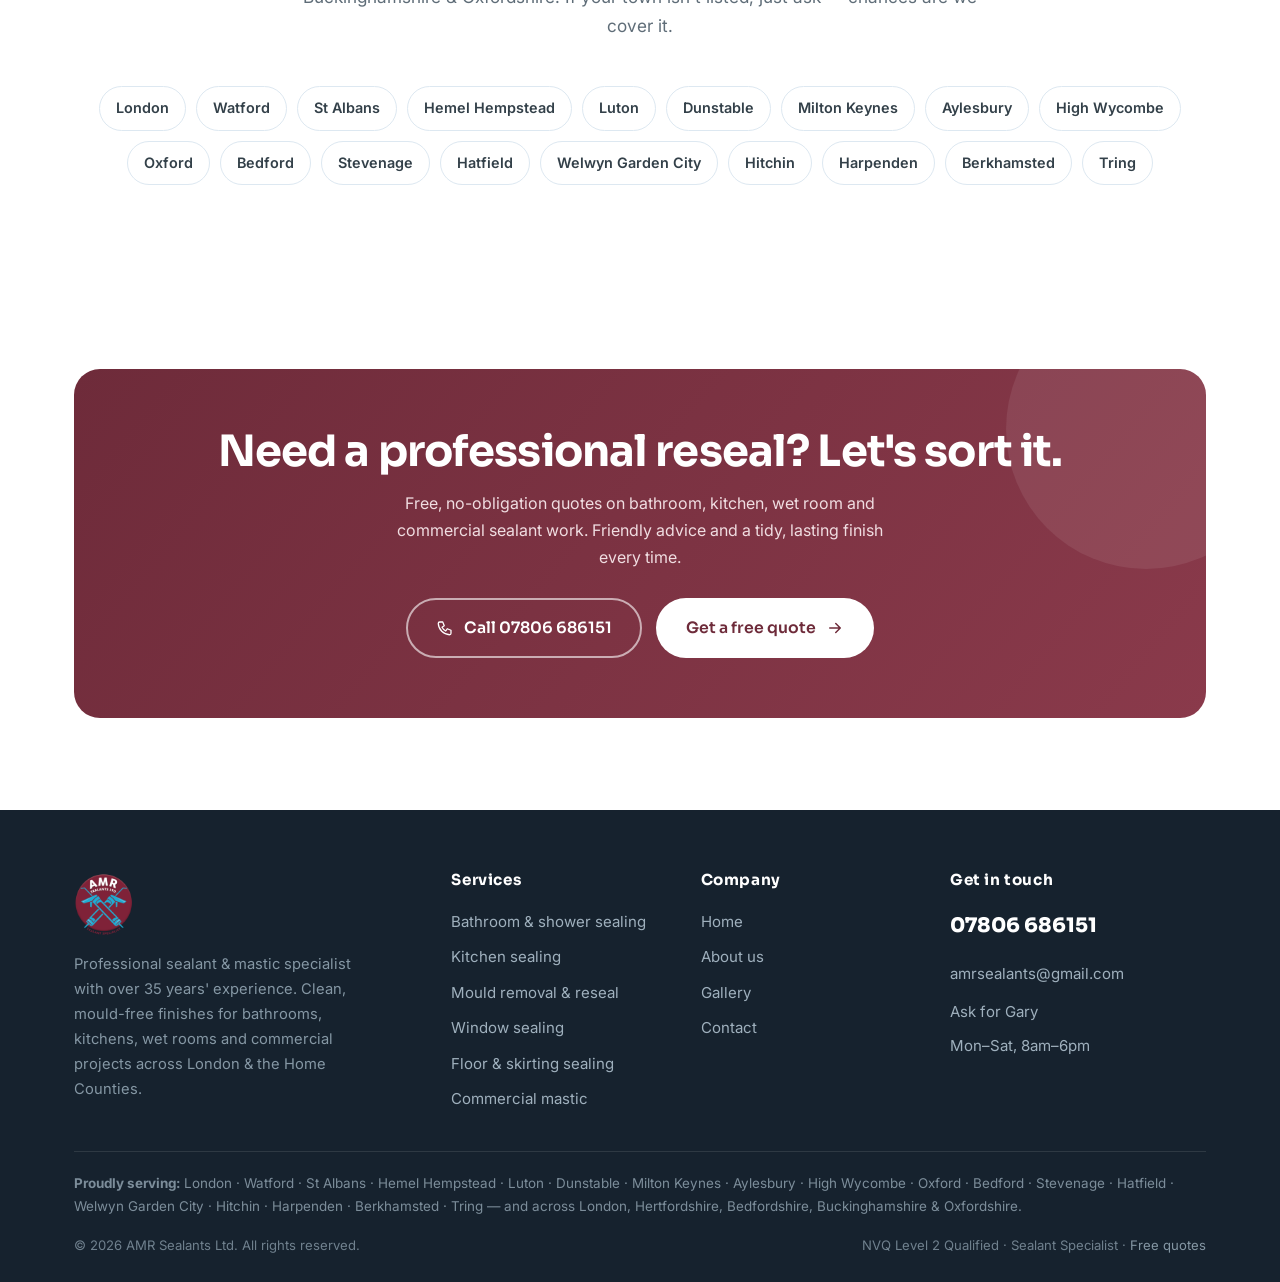
<file: about.html>
<!DOCTYPE html>
<html lang="en-GB">
<head>
<meta charset="utf-8">
<meta name="viewport" content="width=device-width, initial-scale=1">
<title>About Us | Sealant Specialist, 35+ Years | AMR Sealants Ltd</title>
<meta name="description" content="AMR Sealants — a dedicated sealant &amp; mastic specialist with 35+ years&#x27; experience and NVQ Level 2 qualification, serving homeowners and businesses across London &amp; the Home Counties.">
<link rel="canonical" href="https://www.amrsealants.com/about">
<meta name="robots" content="index,follow,max-image-preview:large">
<meta name="geo.region" content="GB-HRT">
<meta name="geo.placename" content="Hertfordshire, London & Home Counties">
<meta name="author" content="AMR Sealants Ltd">
<meta property="og:type" content="website">
<meta property="og:site_name" content="AMR Sealants Ltd">
<meta property="og:title" content="About Us | Sealant Specialist, 35+ Years | AMR Sealants Ltd">
<meta property="og:description" content="AMR Sealants — a dedicated sealant &amp; mastic specialist with 35+ years&#x27; experience and NVQ Level 2 qualification, serving homeowners and businesses across London &amp; the Home Counties.">
<meta property="og:url" content="https://www.amrsealants.com/about">
<meta property="og:image" content="https://www.amrsealants.com/assets/hero.jpg">
<meta property="og:locale" content="en_GB">
<meta name="twitter:card" content="summary_large_image">
<meta name="twitter:title" content="About Us | Sealant Specialist, 35+ Years | AMR Sealants Ltd">
<meta name="twitter:description" content="AMR Sealants — a dedicated sealant &amp; mastic specialist with 35+ years&#x27; experience and NVQ Level 2 qualification, serving homeowners and businesses across London &amp; the Home Counties.">
<meta name="twitter:image" content="https://www.amrsealants.com/assets/hero.jpg">
<meta name="theme-color" content="#6e2b3a">
<link rel="icon" href="/favicon.svg" type="image/svg+xml">
<link rel="apple-touch-icon" href="/assets/logo.png">
<link rel="preconnect" href="https://fonts.googleapis.com">
<link rel="preconnect" href="https://fonts.gstatic.com" crossorigin>
<link href="https://fonts.googleapis.com/css2?family=Sora:wght@400;500;600;700;800&family=Inter:wght@400;500;600;700&display=swap" rel="stylesheet">
<link rel="stylesheet" href="/css/site.css">
<script type="application/ld+json">{"@context":"https://schema.org","@type":"HomeAndConstructionBusiness","@id":"https://www.amrsealants.com/#business","name":"AMR Sealants Ltd","image":"https://www.amrsealants.com/assets/hero.jpg","url":"https://www.amrsealants.com/","telephone":"+447806686151","email":"amrsealants@gmail.com","priceRange":"££","description":"Professional sealant and mastic specialist with 35+ years experience. Bathroom, kitchen, wet room, window and floor sealing across London and the Home Counties.","slogan":"Professional Mastic Man","foundingDate":"1989","knowsAbout":["silicone sealant","mastic application","bathroom sealing","wet room sealing","mould removal and resealing","window sealing","floor sealing"],"areaServed":[{"@type":"AdministrativeArea","name":"London"},{"@type":"AdministrativeArea","name":"Hertfordshire"},{"@type":"AdministrativeArea","name":"Bedfordshire"},{"@type":"AdministrativeArea","name":"Buckinghamshire"},{"@type":"AdministrativeArea","name":"Oxfordshire"}],"address":{"@type":"PostalAddress","addressRegion":"Hertfordshire","addressCountry":"GB"},"openingHoursSpecification":{"@type":"OpeningHoursSpecification","dayOfWeek":["Monday","Tuesday","Wednesday","Thursday","Friday","Saturday"],"opens":"08:00","closes":"18:00"},"sameAs":["https://amrsealants.wordpress.com"]}</script>

</head>
<body>
<header class="site">
  <div class="bar">
    <a class="brand" href="/" aria-label="AMR Sealants Ltd home">
      <img src="/assets/logo.png" alt="AMR Sealants Ltd logo" width="52" height="52">
      <span class="bt"><b>AMR Sealants</b><span>Sealant Specialist</span></span>
    </a>
    <nav class="nav-links"><a href="/">Home</a><a href="/services">Services</a><a href="/gallery">Gallery</a><a href="/about" class="active">About</a><a href="/contact">Contact</a></nav>
    <div class="nav-cta">
      <a class="callchip" href="tel:+447806686151"><svg viewBox="0 0 24 24" fill="none" stroke="currentColor" stroke-width="1.7" stroke-linecap="round" stroke-linejoin="round"><path d="M5 4h4l2 5-3 2a12 12 0 0 0 5 5l2-3 5 2v4a2 2 0 0 1-2 2A16 16 0 0 1 3 6a2 2 0 0 1 2-2"/></svg> 07806 686151</a>
      <a class="btn btn-maroon" href="/contact">Get a quote</a>
    </div>
    <button class="burger" aria-label="Open menu"><span></span><span></span><span></span></button>
  </div>
</header>
<div class="mm-back"></div>
<aside class="mobile-menu">
  <button class="mm-close" aria-label="Close menu">&times;</button>
  <a href="/">Home</a><a href="/services">Services</a><a href="/gallery">Gallery</a><a href="/about">About</a><a href="/contact">Contact</a>
  <a class="btn btn-maroon" href="/contact">Get a free quote</a>
  <a class="btn btn-ghost" href="tel:+447806686151">Call 07806 686151</a>
</aside>
<section class="page-hero">
  <div class="wrap" data-reveal>
    <p class="crumb"><a href="/">Home</a> / About</p>
    <span class="eyebrow"><svg viewBox="0 0 24 24" fill="none" stroke="currentColor" stroke-width="1.7" stroke-linecap="round" stroke-linejoin="round"><circle cx="12" cy="9" r="5"/><path d="M9 13l-2 8 5-3 5 3-2-8"/><path d="M12 7v2l1.5 1"/></svg> About us</span>
    <h1>35+ years of specialist sealing</h1>
    <p>AMR Sealants is a dedicated sealant &amp; mastic specialist — the professional mastic man homeowners, builders and businesses across the Home Counties call when they want it done properly.</p>
  </div>
  <svg class="wave" viewBox="0 0 1440 90" preserveAspectRatio="none" aria-hidden="true"><path fill="#ffffff" d="M0,40 C240,90 480,0 720,30 C960,60 1200,90 1440,40 L1440,90 L0,90 Z"/></svg>
</section><section class="sec">
  <div class="wrap">
    <div class="split">
      <div class="media tall" data-reveal>
        <img src="/assets/g06.jpg" alt="A beautifully sealed walk-in shower">
        <div class="mini"><img src="/assets/g13.jpg" alt="Detail of a clean silicone finish"></div>
      </div>
      <div class="about-copy" data-reveal>
        <span class="eyebrow m"><svg viewBox="0 0 24 24" fill="none" stroke="currentColor" stroke-width="1.7" stroke-linecap="round" stroke-linejoin="round"><path d="M12 3s6 6.5 6 11a6 6 0 0 1-12 0c0-4.5 6-11 6-11z"/><path d="M9 14a3 3 0 0 0 3 3"/></svg> Our story</span>
        <h2>Sealing is all we do</h2>
        <p class="lead">Most tradespeople seal as an afterthought. For us, it's the whole craft — and that focus is exactly why the finish lasts.</p>
        <p>With more than 35 years of hands-on experience and an NVQ Level 2 qualification, we've sealed thousands of bathrooms, kitchens, wet rooms and commercial spaces. We know which product belongs in which joint, how to prep a surface so silicone actually bonds, and how to leave a bead so clean you'll want to show it off.</p>
        <p>From a single mouldy bathroom reseal to a full new-build package, every job gets the same care — tidy work, quality materials and a seal built to outlast the fashion of the room.</p>
      </div>
    </div>
  </div>
</section><section class="stats"><div class="wrap"><div class="s"><b>35+</b><span>Years' experience</span></div><div class="s"><b>NVQ 2</b><span>Qualified specialist</span></div><div class="s"><b>5</b><span>Counties covered</span></div><div class="s"><b>100%</b><span>Mould-free finish</span></div></div></section><section class="sec" style="background:var(--soft3)">
  <div class="wrap">
    <div class="sec-head center" data-reveal>
      <span class="eyebrow"><svg viewBox="0 0 24 24" fill="none" stroke="currentColor" stroke-width="1.7" stroke-linecap="round" stroke-linejoin="round"><path d="M12 3l2.6 5.3 5.9.9-4.2 4.1 1 5.8L12 16.9 6.7 19.2l1-5.8L3.5 9.2l5.9-.9z"/></svg> What sets us apart</span>
      <h2>Why customers choose AMR</h2>
    </div>
    <div class="fcards" style="margin-top:0">
      <div class="fcard" data-reveal>
        <div class="ic"><svg viewBox="0 0 24 24" fill="none" stroke="currentColor" stroke-width="1.7" stroke-linecap="round" stroke-linejoin="round"><circle cx="12" cy="12" r="9"/><path d="M12 7v5l3 2"/></svg></div>
        <h3>35+ years on the tools</h3>
        <p>Over three and a half decades sealing bathrooms, kitchens and commercial jobs — there's very little we haven't seen or solved.</p>
      </div>
      <div class="fcard" data-reveal>
        <div class="ic"><svg viewBox="0 0 24 24" fill="none" stroke="currentColor" stroke-width="1.7" stroke-linecap="round" stroke-linejoin="round"><circle cx="12" cy="9" r="5"/><path d="M9 13l-2 8 5-3 5 3-2-8"/><path d="M12 7v2l1.5 1"/></svg></div>
        <h3>NVQ Level 2 qualified</h3>
        <p>Properly qualified and trained in applied sealant work, using trade-grade Mapei, Dow Corning and Ottoseal products.</p>
      </div>
      <div class="fcard" data-reveal>
        <div class="ic"><svg viewBox="0 0 24 24" fill="none" stroke="currentColor" stroke-width="1.7" stroke-linecap="round" stroke-linejoin="round"><path d="M12 3v4M12 17v4M3 12h4M17 12h4M6.5 6.5l2.5 2.5M15 15l2.5 2.5M17.5 6.5L15 9M9 15l-2.5 2.5"/></svg></div>
        <h3>Clean, mould-free finish</h3>
        <p>A tidy, precise bead every time — we protect your surfaces, clear up after ourselves and leave a finish you'll be proud of.</p>
      </div></div>
  </div>
</section><section class="brands sec" style="padding:54px 0">
  <div class="wrap">
    <p class="lab">Trade-grade materials &amp; qualifications</p>
    <div class="row">
      <span>Mapei</span><span>Dow Corning</span><span>Ottoseal</span><span>NVQ Level&nbsp;2</span><span>35+ Years</span>
    </div>
  </div>
</section><section class="sec" style="background:var(--soft)">
  <div class="wrap">
    <div class="quote" data-reveal>
      <div style="color:var(--blue);width:48px;margin:0 auto 14px"><svg viewBox="0 0 24 24" fill="currentColor"><path d="M7 7h4v4c0 3-1.5 4.5-4 5v-2c1.3-.4 2-1.2 2-2.5H7zm8 0h4v4c0 3-1.5 4.5-4 5v-2c1.3-.4 2-1.2 2-2.5h-2z"/></svg></div>
      <p class="q">We treat every bathroom and kitchen like it's our own — clean lines, no mess, and a seal that won't go black on you six months later.</p>
      <p class="who">— Gary, AMR Sealants Ltd</p>
    </div>
  </div>
</section><section class="sec" id="areas">
  <div class="wrap">
    <div class="sec-head center" data-reveal>
      <span class="eyebrow m"><svg viewBox="0 0 24 24" fill="none" stroke="currentColor" stroke-width="1.7" stroke-linecap="round" stroke-linejoin="round"><path d="M12 21s7-6.2 7-11a7 7 0 0 0-14 0c0 4.8 7 11 7 11z"/><circle cx="12" cy="10" r="2.5"/></svg> Areas we cover</span>
      <h2>Sealant specialists across London &amp; the Home Counties</h2>
      <p>Based in Hertfordshire and working throughout London, Hertfordshire, Bedfordshire, Buckinghamshire & Oxfordshire. If your town isn't listed, just ask — chances are we cover it.</p>
    </div>
    <div class="areas" data-reveal style="justify-content:center"><span>London</span><span>Watford</span><span>St Albans</span><span>Hemel Hempstead</span><span>Luton</span><span>Dunstable</span><span>Milton Keynes</span><span>Aylesbury</span><span>High Wycombe</span><span>Oxford</span><span>Bedford</span><span>Stevenage</span><span>Hatfield</span><span>Welwyn Garden City</span><span>Hitchin</span><span>Harpenden</span><span>Berkhamsted</span><span>Tring</span></div>
  </div>
</section><section class="cta sec">
  <div class="wrap">
    <div class="inner" data-reveal>
      <h2>Need a professional reseal? Let's sort it.</h2>
      <p>Free, no-obligation quotes on bathroom, kitchen, wet room and commercial sealant work. Friendly advice and a tidy, lasting finish every time.</p>
      <div class="cta-row">
        <a class="btn btn-outline-w" href="tel:+447806686151"><svg viewBox="0 0 24 24" fill="none" stroke="currentColor" stroke-width="1.7" stroke-linecap="round" stroke-linejoin="round"><path d="M5 4h4l2 5-3 2a12 12 0 0 0 5 5l2-3 5 2v4a2 2 0 0 1-2 2A16 16 0 0 1 3 6a2 2 0 0 1 2-2"/></svg> Call 07806 686151</a>
        <a class="btn" style="background:#fff;color:var(--maroon)" href="/contact">Get a free quote <svg viewBox="0 0 24 24" fill="none" stroke="currentColor" stroke-width="2" stroke-linecap="round" stroke-linejoin="round"><path d="M5 12h14M13 6l6 6-6 6"/></svg></a>
      </div>
    </div>
  </div>
</section><footer class="site">
  <div class="wrap">
    <div class="cols">
      <div class="fbrand">
        <img src="/assets/logo.png" alt="AMR Sealants Ltd">
        <p>Professional sealant &amp; mastic specialist with over 35 years' experience. Clean, mould-free finishes for bathrooms, kitchens, wet rooms and commercial projects across London &amp; the Home Counties.</p>
      </div>
      <div class="col">
        <h4>Services</h4>
        <a href="/services">Bathroom & shower sealing</a><a href="/services">Kitchen sealing</a><a href="/services">Mould removal & reseal</a><a href="/services">Window sealing</a><a href="/services">Floor & skirting sealing</a><a href="/services">Commercial mastic</a>
      </div>
      <div class="col">
        <h4>Company</h4>
        <a href="/">Home</a>
        <a href="/about">About us</a>
        <a href="/gallery">Gallery</a>
        <a href="/contact">Contact</a>
      </div>
      <div class="col fcontact">
        <h4>Get in touch</h4>
        <a class="big" href="tel:+447806686151">07806 686151</a>
        <a href="mailto:amrsealants@gmail.com">amrsealants@gmail.com</a>
        <p>Ask for Gary</p>
        <p>Mon–Sat, 8am–6pm</p>
      </div>
    </div>
    <p class="foot-areas"><strong>Proudly serving:</strong> London · Watford · St Albans · Hemel Hempstead · Luton · Dunstable · Milton Keynes · Aylesbury · High Wycombe · Oxford · Bedford · Stevenage · Hatfield · Welwyn Garden City · Hitchin · Harpenden · Berkhamsted · Tring — and across London, Hertfordshire, Bedfordshire, Buckinghamshire & Oxfordshire.</p>
    <div class="foot-bot">
      <span>&copy; <span class="yr">2026</span> AMR Sealants Ltd. All rights reserved.</span>
      <span>NVQ Level 2 Qualified · Sealant Specialist · <a href="/contact">Free quotes</a></span>
    </div>
  </div>
</footer>
<script src="/js/site.js"></script>
</body></html>
</file>
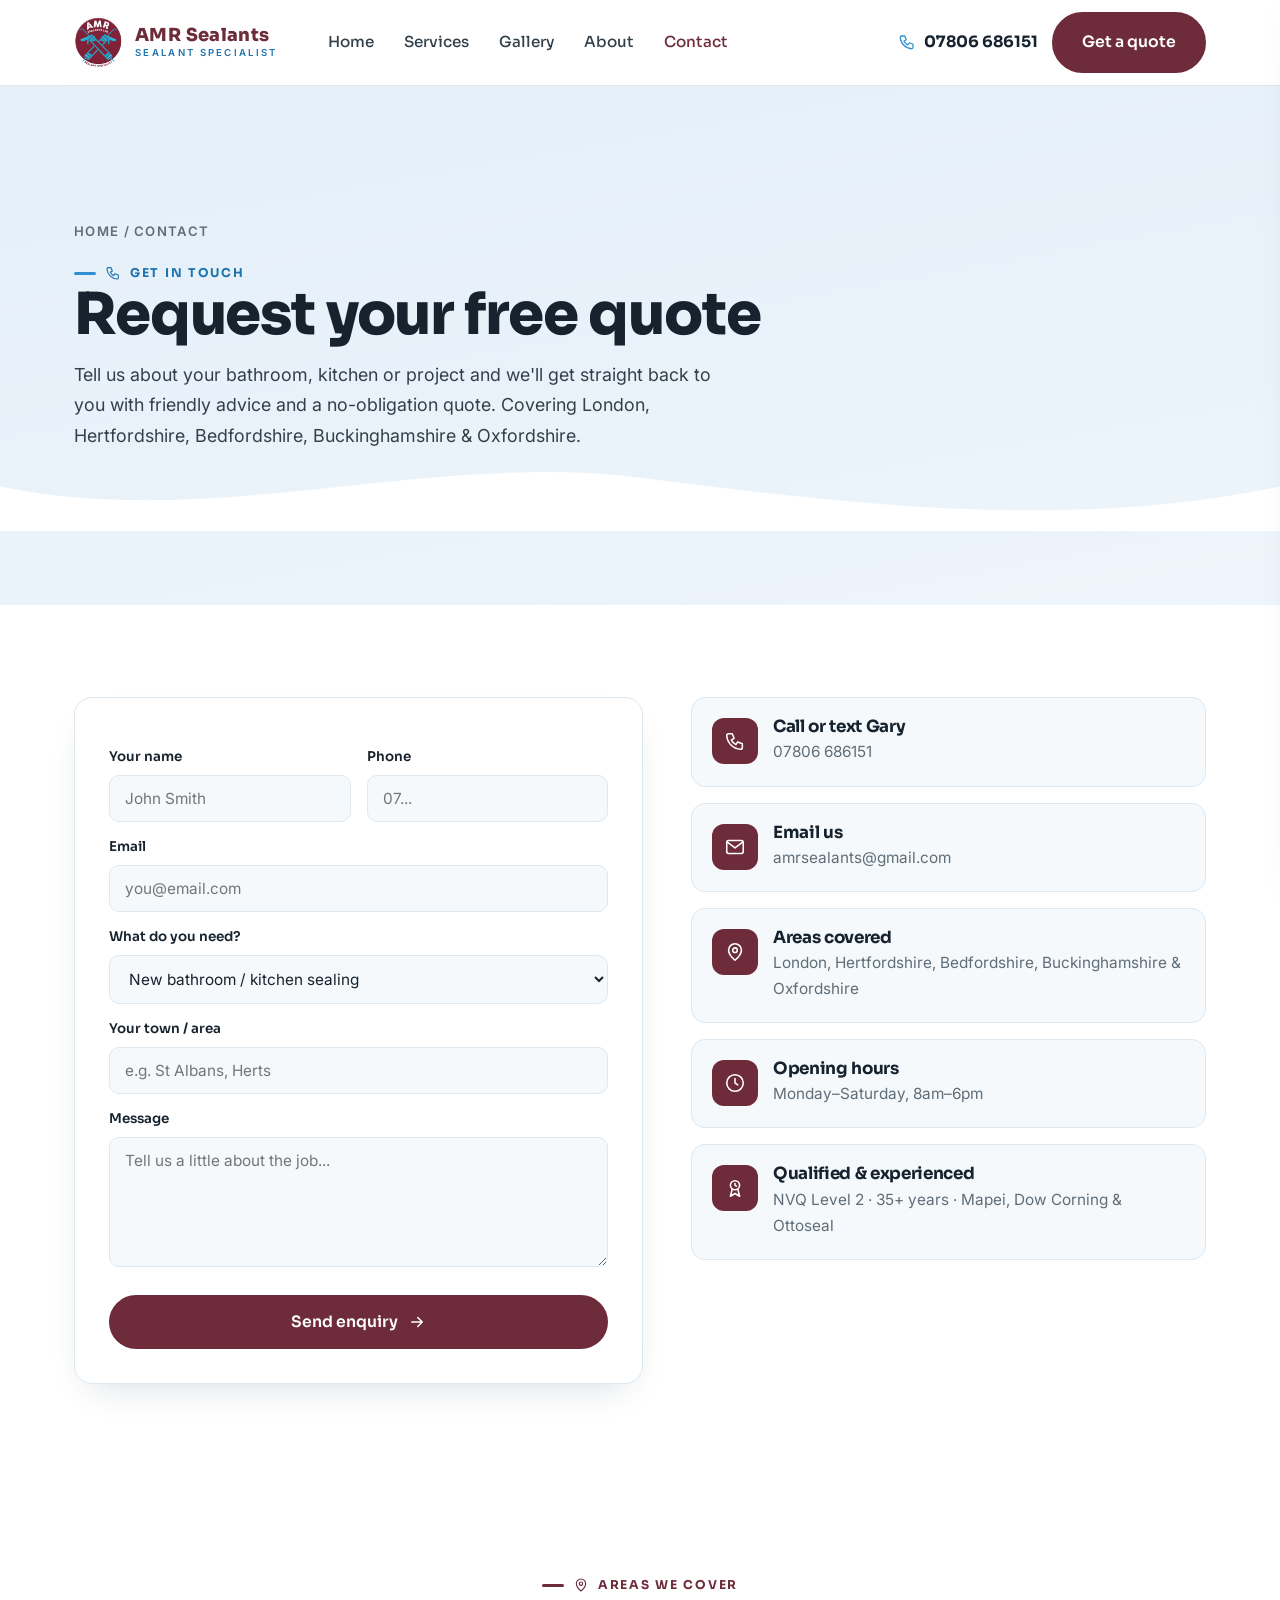
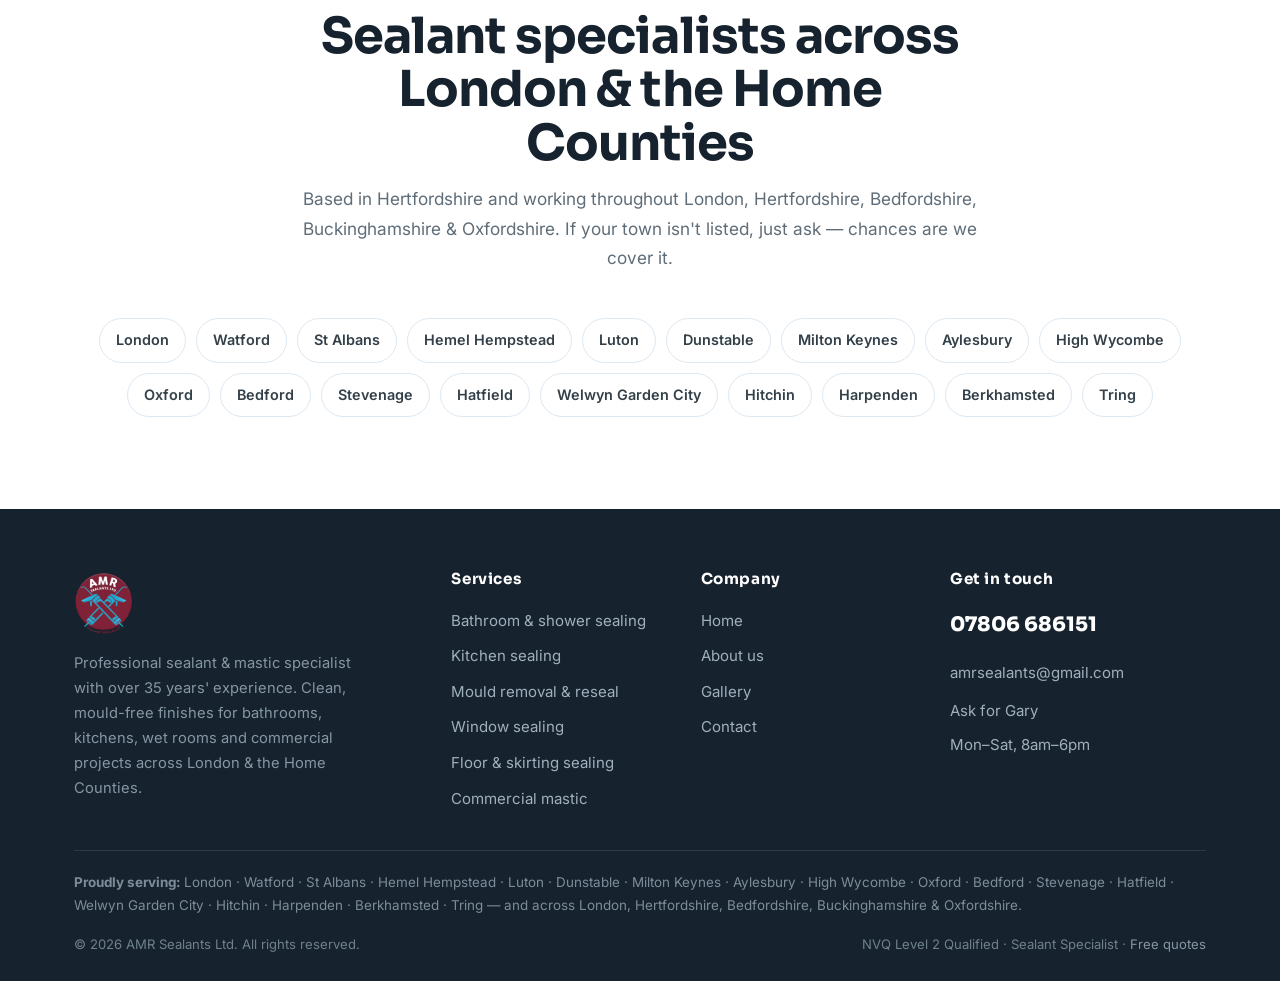
<file: contact.html>
<!DOCTYPE html>
<html lang="en-GB">
<head>
<meta charset="utf-8">
<meta name="viewport" content="width=device-width, initial-scale=1">
<title>Contact | Free Sealant Quote | AMR Sealants Ltd</title>
<meta name="description" content="Contact AMR Sealants for a free, no-obligation quote on bathroom, kitchen, wet room, window or commercial sealing. Call 07806 686151 or send an enquiry. London &amp; the Home Counties.">
<link rel="canonical" href="https://www.amrsealants.com/contact">
<meta name="robots" content="index,follow,max-image-preview:large">
<meta name="geo.region" content="GB-HRT">
<meta name="geo.placename" content="Hertfordshire, London & Home Counties">
<meta name="author" content="AMR Sealants Ltd">
<meta property="og:type" content="website">
<meta property="og:site_name" content="AMR Sealants Ltd">
<meta property="og:title" content="Contact | Free Sealant Quote | AMR Sealants Ltd">
<meta property="og:description" content="Contact AMR Sealants for a free, no-obligation quote on bathroom, kitchen, wet room, window or commercial sealing. Call 07806 686151 or send an enquiry. London &amp; the Home Counties.">
<meta property="og:url" content="https://www.amrsealants.com/contact">
<meta property="og:image" content="https://www.amrsealants.com/assets/hero.jpg">
<meta property="og:locale" content="en_GB">
<meta name="twitter:card" content="summary_large_image">
<meta name="twitter:title" content="Contact | Free Sealant Quote | AMR Sealants Ltd">
<meta name="twitter:description" content="Contact AMR Sealants for a free, no-obligation quote on bathroom, kitchen, wet room, window or commercial sealing. Call 07806 686151 or send an enquiry. London &amp; the Home Counties.">
<meta name="twitter:image" content="https://www.amrsealants.com/assets/hero.jpg">
<meta name="theme-color" content="#6e2b3a">
<link rel="icon" href="/favicon.svg" type="image/svg+xml">
<link rel="apple-touch-icon" href="/assets/logo.png">
<link rel="preconnect" href="https://fonts.googleapis.com">
<link rel="preconnect" href="https://fonts.gstatic.com" crossorigin>
<link href="https://fonts.googleapis.com/css2?family=Sora:wght@400;500;600;700;800&family=Inter:wght@400;500;600;700&display=swap" rel="stylesheet">
<link rel="stylesheet" href="/css/site.css">
<script type="application/ld+json">{"@context":"https://schema.org","@type":"HomeAndConstructionBusiness","@id":"https://www.amrsealants.com/#business","name":"AMR Sealants Ltd","image":"https://www.amrsealants.com/assets/hero.jpg","url":"https://www.amrsealants.com/","telephone":"+447806686151","email":"amrsealants@gmail.com","priceRange":"££","description":"Professional sealant and mastic specialist with 35+ years experience. Bathroom, kitchen, wet room, window and floor sealing across London and the Home Counties.","slogan":"Professional Mastic Man","foundingDate":"1989","knowsAbout":["silicone sealant","mastic application","bathroom sealing","wet room sealing","mould removal and resealing","window sealing","floor sealing"],"areaServed":[{"@type":"AdministrativeArea","name":"London"},{"@type":"AdministrativeArea","name":"Hertfordshire"},{"@type":"AdministrativeArea","name":"Bedfordshire"},{"@type":"AdministrativeArea","name":"Buckinghamshire"},{"@type":"AdministrativeArea","name":"Oxfordshire"}],"address":{"@type":"PostalAddress","addressRegion":"Hertfordshire","addressCountry":"GB"},"openingHoursSpecification":{"@type":"OpeningHoursSpecification","dayOfWeek":["Monday","Tuesday","Wednesday","Thursday","Friday","Saturday"],"opens":"08:00","closes":"18:00"},"sameAs":["https://amrsealants.wordpress.com"]}</script>

</head>
<body>
<header class="site">
  <div class="bar">
    <a class="brand" href="/" aria-label="AMR Sealants Ltd home">
      <img src="/assets/logo.png" alt="AMR Sealants Ltd logo" width="52" height="52">
      <span class="bt"><b>AMR Sealants</b><span>Sealant Specialist</span></span>
    </a>
    <nav class="nav-links"><a href="/">Home</a><a href="/services">Services</a><a href="/gallery">Gallery</a><a href="/about">About</a><a href="/contact" class="active">Contact</a></nav>
    <div class="nav-cta">
      <a class="callchip" href="tel:+447806686151"><svg viewBox="0 0 24 24" fill="none" stroke="currentColor" stroke-width="1.7" stroke-linecap="round" stroke-linejoin="round"><path d="M5 4h4l2 5-3 2a12 12 0 0 0 5 5l2-3 5 2v4a2 2 0 0 1-2 2A16 16 0 0 1 3 6a2 2 0 0 1 2-2"/></svg> 07806 686151</a>
      <a class="btn btn-maroon" href="/contact">Get a quote</a>
    </div>
    <button class="burger" aria-label="Open menu"><span></span><span></span><span></span></button>
  </div>
</header>
<div class="mm-back"></div>
<aside class="mobile-menu">
  <button class="mm-close" aria-label="Close menu">&times;</button>
  <a href="/">Home</a><a href="/services">Services</a><a href="/gallery">Gallery</a><a href="/about">About</a><a href="/contact">Contact</a>
  <a class="btn btn-maroon" href="/contact">Get a free quote</a>
  <a class="btn btn-ghost" href="tel:+447806686151">Call 07806 686151</a>
</aside>
<section class="page-hero">
  <div class="wrap" data-reveal>
    <p class="crumb"><a href="/">Home</a> / Contact</p>
    <span class="eyebrow"><svg viewBox="0 0 24 24" fill="none" stroke="currentColor" stroke-width="1.7" stroke-linecap="round" stroke-linejoin="round"><path d="M5 4h4l2 5-3 2a12 12 0 0 0 5 5l2-3 5 2v4a2 2 0 0 1-2 2A16 16 0 0 1 3 6a2 2 0 0 1 2-2"/></svg> Get in touch</span>
    <h1>Request your free quote</h1>
    <p>Tell us about your bathroom, kitchen or project and we'll get straight back to you with friendly advice and a no-obligation quote. Covering London, Hertfordshire, Bedfordshire, Buckinghamshire & Oxfordshire.</p>
  </div>
  <svg class="wave" viewBox="0 0 1440 90" preserveAspectRatio="none" aria-hidden="true"><path fill="#ffffff" d="M0,40 C240,90 480,0 720,30 C960,60 1200,90 1440,40 L1440,90 L0,90 Z"/></svg>
</section><section class="sec">
  <div class="wrap">
    <div class="contact-grid"><form class="form" action="https://api.web3forms.com/submit" method="POST" data-reveal>
      <input type="hidden" name="access_key" value="YOUR-WEB3FORMS-ACCESS-KEY">
      <input type="hidden" name="subject" value="New website enquiry — AMR Sealants Ltd">
      <input type="checkbox" name="botcheck" style="display:none" tabindex="-1" autocomplete="off">
      <div class="row">
        <div><label>Your name</label><input type="text" name="name" required placeholder="John Smith"></div>
        <div><label>Phone</label><input type="tel" name="phone" required placeholder="07..."></div>
      </div>
      <label>Email</label>
      <input type="email" name="email" required placeholder="you@email.com">
      <label>What do you need?</label>
      <select name="service">
        <option>New bathroom / kitchen sealing</option>
        <option>Cut out &amp; reseal mouldy silicone</option>
        <option>Shower / wet room sealing</option>
        <option>Window sealing</option>
        <option>Floor / skirting sealing</option>
        <option>Commercial / new build</option>
        <option>Something else</option>
      </select>
      <label>Your town / area</label>
      <input type="text" name="area" placeholder="e.g. St Albans, Herts">
      <label>Message</label>
      <textarea name="message" placeholder="Tell us a little about the job..."></textarea>
      <button class="btn btn-maroon" type="submit">Send enquiry <svg viewBox="0 0 24 24" fill="none" stroke="currentColor" stroke-width="2" stroke-linecap="round" stroke-linejoin="round"><path d="M5 12h14M13 6l6 6-6 6"/></svg></button>
    </form><div class="cinfo" data-reveal>
      <div class="citem"><div class="ic"><svg viewBox="0 0 24 24" fill="none" stroke="currentColor" stroke-width="1.7" stroke-linecap="round" stroke-linejoin="round"><path d="M5 4h4l2 5-3 2a12 12 0 0 0 5 5l2-3 5 2v4a2 2 0 0 1-2 2A16 16 0 0 1 3 6a2 2 0 0 1 2-2"/></svg></div><div><h4>Call or text Gary</h4><a href="tel:+447806686151">07806 686151</a></div></div>
      <div class="citem"><div class="ic"><svg viewBox="0 0 24 24" fill="none" stroke="currentColor" stroke-width="1.7" stroke-linecap="round" stroke-linejoin="round"><rect x="3" y="5" width="18" height="14" rx="2"/><path d="M4 7l8 6 8-6"/></svg></div><div><h4>Email us</h4><a href="mailto:amrsealants@gmail.com">amrsealants@gmail.com</a></div></div>
      <div class="citem"><div class="ic"><svg viewBox="0 0 24 24" fill="none" stroke="currentColor" stroke-width="1.7" stroke-linecap="round" stroke-linejoin="round"><path d="M12 21s7-6.2 7-11a7 7 0 0 0-14 0c0 4.8 7 11 7 11z"/><circle cx="12" cy="10" r="2.5"/></svg></div><div><h4>Areas covered</h4><p>London, Hertfordshire, Bedfordshire, Buckinghamshire & Oxfordshire</p></div></div>
      <div class="citem"><div class="ic"><svg viewBox="0 0 24 24" fill="none" stroke="currentColor" stroke-width="1.7" stroke-linecap="round" stroke-linejoin="round"><circle cx="12" cy="12" r="9"/><path d="M12 7v5l3 2"/></svg></div><div><h4>Opening hours</h4><p>Monday–Saturday, 8am–6pm</p></div></div>
      <div class="citem"><div class="ic"><svg viewBox="0 0 24 24" fill="none" stroke="currentColor" stroke-width="1.7" stroke-linecap="round" stroke-linejoin="round"><circle cx="12" cy="9" r="5"/><path d="M9 13l-2 8 5-3 5 3-2-8"/><path d="M12 7v2l1.5 1"/></svg></div><div><h4>Qualified &amp; experienced</h4><p>NVQ Level 2 · 35+ years · Mapei, Dow Corning &amp; Ottoseal</p></div></div>
    </div></div>
  </div>
</section><section class="sec" id="areas">
  <div class="wrap">
    <div class="sec-head center" data-reveal>
      <span class="eyebrow m"><svg viewBox="0 0 24 24" fill="none" stroke="currentColor" stroke-width="1.7" stroke-linecap="round" stroke-linejoin="round"><path d="M12 21s7-6.2 7-11a7 7 0 0 0-14 0c0 4.8 7 11 7 11z"/><circle cx="12" cy="10" r="2.5"/></svg> Areas we cover</span>
      <h2>Sealant specialists across London &amp; the Home Counties</h2>
      <p>Based in Hertfordshire and working throughout London, Hertfordshire, Bedfordshire, Buckinghamshire & Oxfordshire. If your town isn't listed, just ask — chances are we cover it.</p>
    </div>
    <div class="areas" data-reveal style="justify-content:center"><span>London</span><span>Watford</span><span>St Albans</span><span>Hemel Hempstead</span><span>Luton</span><span>Dunstable</span><span>Milton Keynes</span><span>Aylesbury</span><span>High Wycombe</span><span>Oxford</span><span>Bedford</span><span>Stevenage</span><span>Hatfield</span><span>Welwyn Garden City</span><span>Hitchin</span><span>Harpenden</span><span>Berkhamsted</span><span>Tring</span></div>
  </div>
</section><footer class="site">
  <div class="wrap">
    <div class="cols">
      <div class="fbrand">
        <img src="/assets/logo.png" alt="AMR Sealants Ltd">
        <p>Professional sealant &amp; mastic specialist with over 35 years' experience. Clean, mould-free finishes for bathrooms, kitchens, wet rooms and commercial projects across London &amp; the Home Counties.</p>
      </div>
      <div class="col">
        <h4>Services</h4>
        <a href="/services">Bathroom & shower sealing</a><a href="/services">Kitchen sealing</a><a href="/services">Mould removal & reseal</a><a href="/services">Window sealing</a><a href="/services">Floor & skirting sealing</a><a href="/services">Commercial mastic</a>
      </div>
      <div class="col">
        <h4>Company</h4>
        <a href="/">Home</a>
        <a href="/about">About us</a>
        <a href="/gallery">Gallery</a>
        <a href="/contact">Contact</a>
      </div>
      <div class="col fcontact">
        <h4>Get in touch</h4>
        <a class="big" href="tel:+447806686151">07806 686151</a>
        <a href="mailto:amrsealants@gmail.com">amrsealants@gmail.com</a>
        <p>Ask for Gary</p>
        <p>Mon–Sat, 8am–6pm</p>
      </div>
    </div>
    <p class="foot-areas"><strong>Proudly serving:</strong> London · Watford · St Albans · Hemel Hempstead · Luton · Dunstable · Milton Keynes · Aylesbury · High Wycombe · Oxford · Bedford · Stevenage · Hatfield · Welwyn Garden City · Hitchin · Harpenden · Berkhamsted · Tring — and across London, Hertfordshire, Bedfordshire, Buckinghamshire & Oxfordshire.</p>
    <div class="foot-bot">
      <span>&copy; <span class="yr">2026</span> AMR Sealants Ltd. All rights reserved.</span>
      <span>NVQ Level 2 Qualified · Sealant Specialist · <a href="/contact">Free quotes</a></span>
    </div>
  </div>
</footer>
<script src="/js/site.js"></script>
</body></html>
</file>
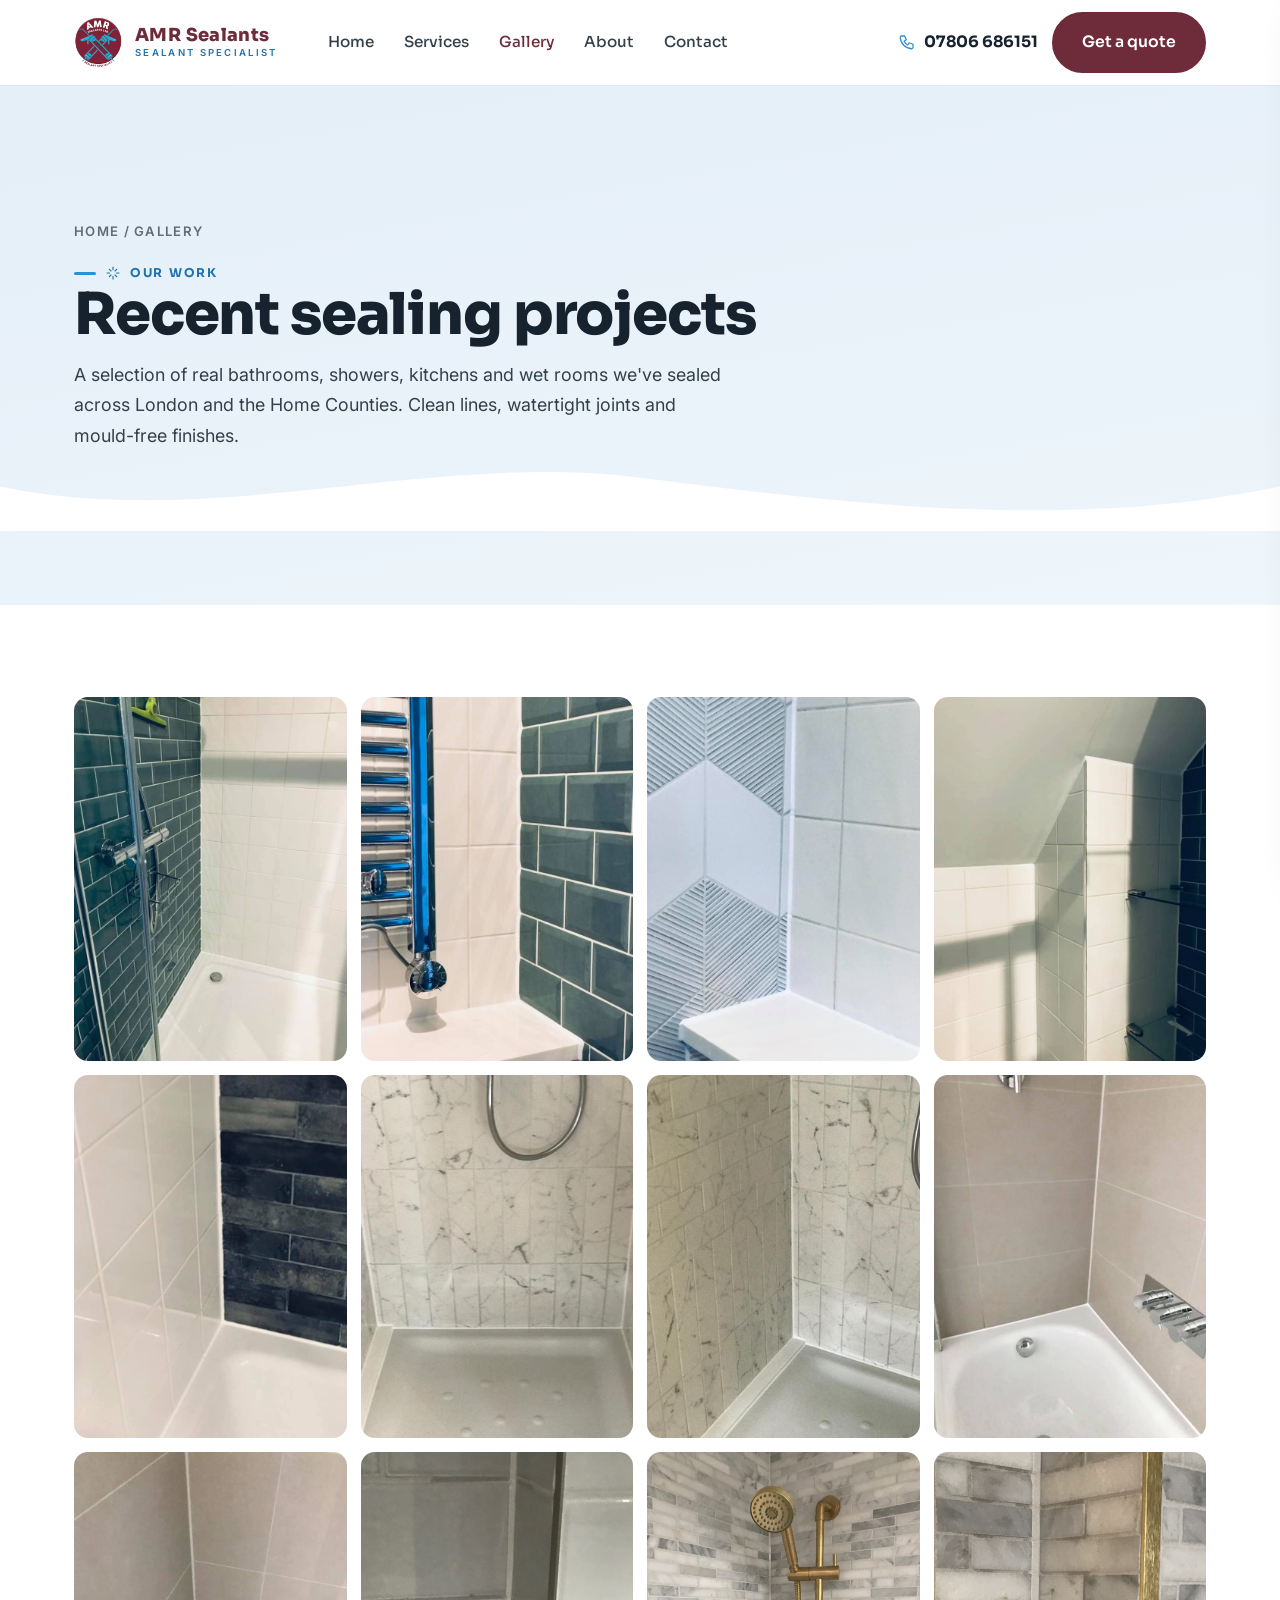
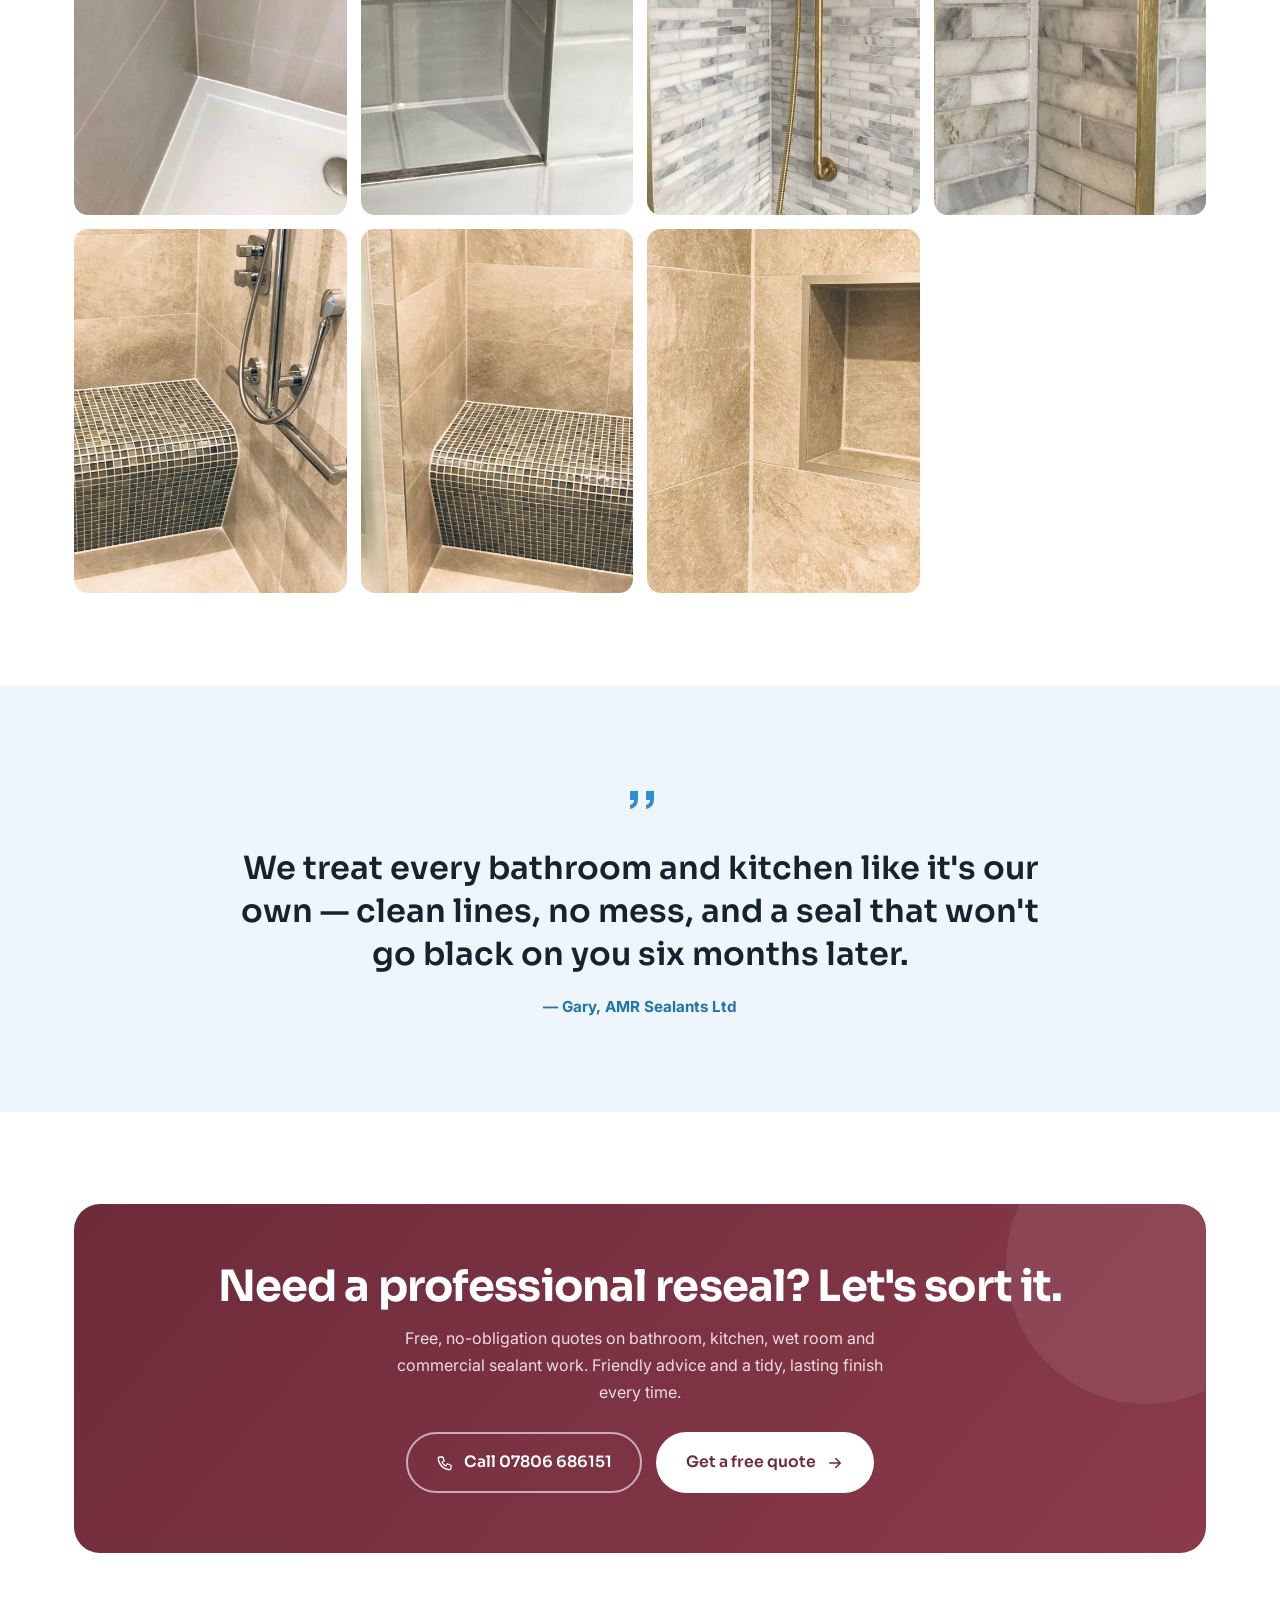
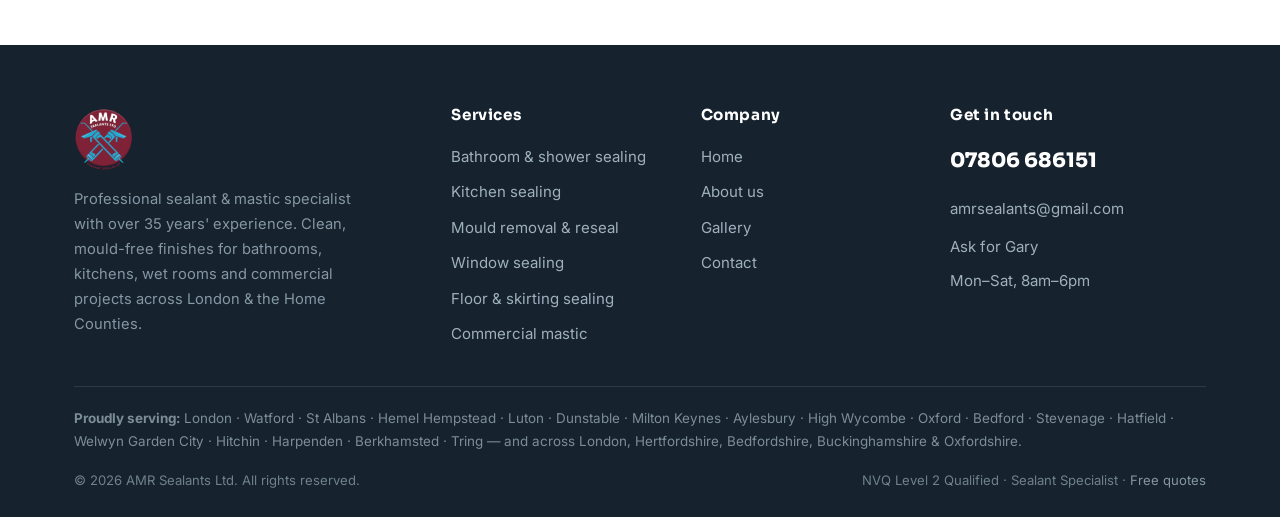
<file: gallery.html>
<!DOCTYPE html>
<html lang="en-GB">
<head>
<meta charset="utf-8">
<meta name="viewport" content="width=device-width, initial-scale=1">
<title>Gallery | Our Sealing &amp; Mastic Work | AMR Sealants Ltd</title>
<meta name="description" content="See recent sealant work from AMR Sealants — bathrooms, showers, kitchens and wet rooms sealed to a professional, mould-free standard across London, Herts, Beds, Bucks &amp; Oxfordshire.">
<link rel="canonical" href="https://www.amrsealants.com/gallery">
<meta name="robots" content="index,follow,max-image-preview:large">
<meta name="geo.region" content="GB-HRT">
<meta name="geo.placename" content="Hertfordshire, London & Home Counties">
<meta name="author" content="AMR Sealants Ltd">
<meta property="og:type" content="website">
<meta property="og:site_name" content="AMR Sealants Ltd">
<meta property="og:title" content="Gallery | Our Sealing &amp; Mastic Work | AMR Sealants Ltd">
<meta property="og:description" content="See recent sealant work from AMR Sealants — bathrooms, showers, kitchens and wet rooms sealed to a professional, mould-free standard across London, Herts, Beds, Bucks &amp; Oxfordshire.">
<meta property="og:url" content="https://www.amrsealants.com/gallery">
<meta property="og:image" content="https://www.amrsealants.com/assets/hero.jpg">
<meta property="og:locale" content="en_GB">
<meta name="twitter:card" content="summary_large_image">
<meta name="twitter:title" content="Gallery | Our Sealing &amp; Mastic Work | AMR Sealants Ltd">
<meta name="twitter:description" content="See recent sealant work from AMR Sealants — bathrooms, showers, kitchens and wet rooms sealed to a professional, mould-free standard across London, Herts, Beds, Bucks &amp; Oxfordshire.">
<meta name="twitter:image" content="https://www.amrsealants.com/assets/hero.jpg">
<meta name="theme-color" content="#6e2b3a">
<link rel="icon" href="/favicon.svg" type="image/svg+xml">
<link rel="apple-touch-icon" href="/assets/logo.png">
<link rel="preconnect" href="https://fonts.googleapis.com">
<link rel="preconnect" href="https://fonts.gstatic.com" crossorigin>
<link href="https://fonts.googleapis.com/css2?family=Sora:wght@400;500;600;700;800&family=Inter:wght@400;500;600;700&display=swap" rel="stylesheet">
<link rel="stylesheet" href="/css/site.css">
<script type="application/ld+json">{"@context":"https://schema.org","@type":"HomeAndConstructionBusiness","@id":"https://www.amrsealants.com/#business","name":"AMR Sealants Ltd","image":"https://www.amrsealants.com/assets/hero.jpg","url":"https://www.amrsealants.com/","telephone":"+447806686151","email":"amrsealants@gmail.com","priceRange":"££","description":"Professional sealant and mastic specialist with 35+ years experience. Bathroom, kitchen, wet room, window and floor sealing across London and the Home Counties.","slogan":"Professional Mastic Man","foundingDate":"1989","knowsAbout":["silicone sealant","mastic application","bathroom sealing","wet room sealing","mould removal and resealing","window sealing","floor sealing"],"areaServed":[{"@type":"AdministrativeArea","name":"London"},{"@type":"AdministrativeArea","name":"Hertfordshire"},{"@type":"AdministrativeArea","name":"Bedfordshire"},{"@type":"AdministrativeArea","name":"Buckinghamshire"},{"@type":"AdministrativeArea","name":"Oxfordshire"}],"address":{"@type":"PostalAddress","addressRegion":"Hertfordshire","addressCountry":"GB"},"openingHoursSpecification":{"@type":"OpeningHoursSpecification","dayOfWeek":["Monday","Tuesday","Wednesday","Thursday","Friday","Saturday"],"opens":"08:00","closes":"18:00"},"sameAs":["https://amrsealants.wordpress.com"]}</script>
<script type="application/ld+json">{"@context":"https://schema.org","@type":"ImageGallery","name":"AMR Sealants project gallery","url":"https://www.amrsealants.com/gallery"}</script>
</head>
<body>
<header class="site">
  <div class="bar">
    <a class="brand" href="/" aria-label="AMR Sealants Ltd home">
      <img src="/assets/logo.png" alt="AMR Sealants Ltd logo" width="52" height="52">
      <span class="bt"><b>AMR Sealants</b><span>Sealant Specialist</span></span>
    </a>
    <nav class="nav-links"><a href="/">Home</a><a href="/services">Services</a><a href="/gallery" class="active">Gallery</a><a href="/about">About</a><a href="/contact">Contact</a></nav>
    <div class="nav-cta">
      <a class="callchip" href="tel:+447806686151"><svg viewBox="0 0 24 24" fill="none" stroke="currentColor" stroke-width="1.7" stroke-linecap="round" stroke-linejoin="round"><path d="M5 4h4l2 5-3 2a12 12 0 0 0 5 5l2-3 5 2v4a2 2 0 0 1-2 2A16 16 0 0 1 3 6a2 2 0 0 1 2-2"/></svg> 07806 686151</a>
      <a class="btn btn-maroon" href="/contact">Get a quote</a>
    </div>
    <button class="burger" aria-label="Open menu"><span></span><span></span><span></span></button>
  </div>
</header>
<div class="mm-back"></div>
<aside class="mobile-menu">
  <button class="mm-close" aria-label="Close menu">&times;</button>
  <a href="/">Home</a><a href="/services">Services</a><a href="/gallery">Gallery</a><a href="/about">About</a><a href="/contact">Contact</a>
  <a class="btn btn-maroon" href="/contact">Get a free quote</a>
  <a class="btn btn-ghost" href="tel:+447806686151">Call 07806 686151</a>
</aside>
<section class="page-hero">
  <div class="wrap" data-reveal>
    <p class="crumb"><a href="/">Home</a> / Gallery</p>
    <span class="eyebrow"><svg viewBox="0 0 24 24" fill="none" stroke="currentColor" stroke-width="1.7" stroke-linecap="round" stroke-linejoin="round"><path d="M12 3v4M12 17v4M3 12h4M17 12h4M6.5 6.5l2.5 2.5M15 15l2.5 2.5M17.5 6.5L15 9M9 15l-2.5 2.5"/></svg> Our work</span>
    <h1>Recent sealing projects</h1>
    <p>A selection of real bathrooms, showers, kitchens and wet rooms we've sealed across London and the Home Counties. Clean lines, watertight joints and mould-free finishes.</p>
  </div>
  <svg class="wave" viewBox="0 0 1440 90" preserveAspectRatio="none" aria-hidden="true"><path fill="#ffffff" d="M0,40 C240,90 480,0 720,30 C960,60 1200,90 1440,40 L1440,90 L0,90 Z"/></svg>
</section><section class="sec">
  <div class="wrap">
    <div class="gal" data-reveal><a href="/assets/g01.jpg"><img src="/assets/g01.jpg" alt="AMR Sealants sealing project 1" loading="lazy"></a><a href="/assets/g02.jpg"><img src="/assets/g02.jpg" alt="AMR Sealants sealing project 2" loading="lazy"></a><a href="/assets/g03.jpg"><img src="/assets/g03.jpg" alt="AMR Sealants sealing project 3" loading="lazy"></a><a href="/assets/g04.jpg"><img src="/assets/g04.jpg" alt="AMR Sealants sealing project 4" loading="lazy"></a><a href="/assets/g05.jpg"><img src="/assets/g05.jpg" alt="AMR Sealants sealing project 5" loading="lazy"></a><a href="/assets/g06.jpg"><img src="/assets/g06.jpg" alt="AMR Sealants sealing project 6" loading="lazy"></a><a href="/assets/g07.jpg"><img src="/assets/g07.jpg" alt="AMR Sealants sealing project 7" loading="lazy"></a><a href="/assets/g08.jpg"><img src="/assets/g08.jpg" alt="AMR Sealants sealing project 8" loading="lazy"></a><a href="/assets/g09.jpg"><img src="/assets/g09.jpg" alt="AMR Sealants sealing project 9" loading="lazy"></a><a href="/assets/g10.jpg"><img src="/assets/g10.jpg" alt="AMR Sealants sealing project 10" loading="lazy"></a><a href="/assets/g11.jpg"><img src="/assets/g11.jpg" alt="AMR Sealants sealing project 11" loading="lazy"></a><a href="/assets/g12.jpg"><img src="/assets/g12.jpg" alt="AMR Sealants sealing project 12" loading="lazy"></a><a href="/assets/g13.jpg"><img src="/assets/g13.jpg" alt="AMR Sealants sealing project 13" loading="lazy"></a><a href="/assets/g14.jpg"><img src="/assets/g14.jpg" alt="AMR Sealants sealing project 14" loading="lazy"></a><a href="/assets/g15.jpg"><img src="/assets/g15.jpg" alt="AMR Sealants sealing project 15" loading="lazy"></a></div>
  </div>
</section><section class="sec" style="background:var(--soft)">
  <div class="wrap">
    <div class="quote" data-reveal>
      <div style="color:var(--blue);width:48px;margin:0 auto 14px"><svg viewBox="0 0 24 24" fill="currentColor"><path d="M7 7h4v4c0 3-1.5 4.5-4 5v-2c1.3-.4 2-1.2 2-2.5H7zm8 0h4v4c0 3-1.5 4.5-4 5v-2c1.3-.4 2-1.2 2-2.5h-2z"/></svg></div>
      <p class="q">We treat every bathroom and kitchen like it's our own — clean lines, no mess, and a seal that won't go black on you six months later.</p>
      <p class="who">— Gary, AMR Sealants Ltd</p>
    </div>
  </div>
</section><section class="cta sec">
  <div class="wrap">
    <div class="inner" data-reveal>
      <h2>Need a professional reseal? Let's sort it.</h2>
      <p>Free, no-obligation quotes on bathroom, kitchen, wet room and commercial sealant work. Friendly advice and a tidy, lasting finish every time.</p>
      <div class="cta-row">
        <a class="btn btn-outline-w" href="tel:+447806686151"><svg viewBox="0 0 24 24" fill="none" stroke="currentColor" stroke-width="1.7" stroke-linecap="round" stroke-linejoin="round"><path d="M5 4h4l2 5-3 2a12 12 0 0 0 5 5l2-3 5 2v4a2 2 0 0 1-2 2A16 16 0 0 1 3 6a2 2 0 0 1 2-2"/></svg> Call 07806 686151</a>
        <a class="btn" style="background:#fff;color:var(--maroon)" href="/contact">Get a free quote <svg viewBox="0 0 24 24" fill="none" stroke="currentColor" stroke-width="2" stroke-linecap="round" stroke-linejoin="round"><path d="M5 12h14M13 6l6 6-6 6"/></svg></a>
      </div>
    </div>
  </div>
</section><div class="lb"><span class="x">&times;</span><span class="nav prev">&#8249;</span><img src="[data-uri]" alt="Enlarged project photo"><span class="nav next">&#8250;</span></div><footer class="site">
  <div class="wrap">
    <div class="cols">
      <div class="fbrand">
        <img src="/assets/logo.png" alt="AMR Sealants Ltd">
        <p>Professional sealant &amp; mastic specialist with over 35 years' experience. Clean, mould-free finishes for bathrooms, kitchens, wet rooms and commercial projects across London &amp; the Home Counties.</p>
      </div>
      <div class="col">
        <h4>Services</h4>
        <a href="/services">Bathroom & shower sealing</a><a href="/services">Kitchen sealing</a><a href="/services">Mould removal & reseal</a><a href="/services">Window sealing</a><a href="/services">Floor & skirting sealing</a><a href="/services">Commercial mastic</a>
      </div>
      <div class="col">
        <h4>Company</h4>
        <a href="/">Home</a>
        <a href="/about">About us</a>
        <a href="/gallery">Gallery</a>
        <a href="/contact">Contact</a>
      </div>
      <div class="col fcontact">
        <h4>Get in touch</h4>
        <a class="big" href="tel:+447806686151">07806 686151</a>
        <a href="mailto:amrsealants@gmail.com">amrsealants@gmail.com</a>
        <p>Ask for Gary</p>
        <p>Mon–Sat, 8am–6pm</p>
      </div>
    </div>
    <p class="foot-areas"><strong>Proudly serving:</strong> London · Watford · St Albans · Hemel Hempstead · Luton · Dunstable · Milton Keynes · Aylesbury · High Wycombe · Oxford · Bedford · Stevenage · Hatfield · Welwyn Garden City · Hitchin · Harpenden · Berkhamsted · Tring — and across London, Hertfordshire, Bedfordshire, Buckinghamshire & Oxfordshire.</p>
    <div class="foot-bot">
      <span>&copy; <span class="yr">2026</span> AMR Sealants Ltd. All rights reserved.</span>
      <span>NVQ Level 2 Qualified · Sealant Specialist · <a href="/contact">Free quotes</a></span>
    </div>
  </div>
</footer>
<script src="/js/site.js"></script>
</body></html>
</file>
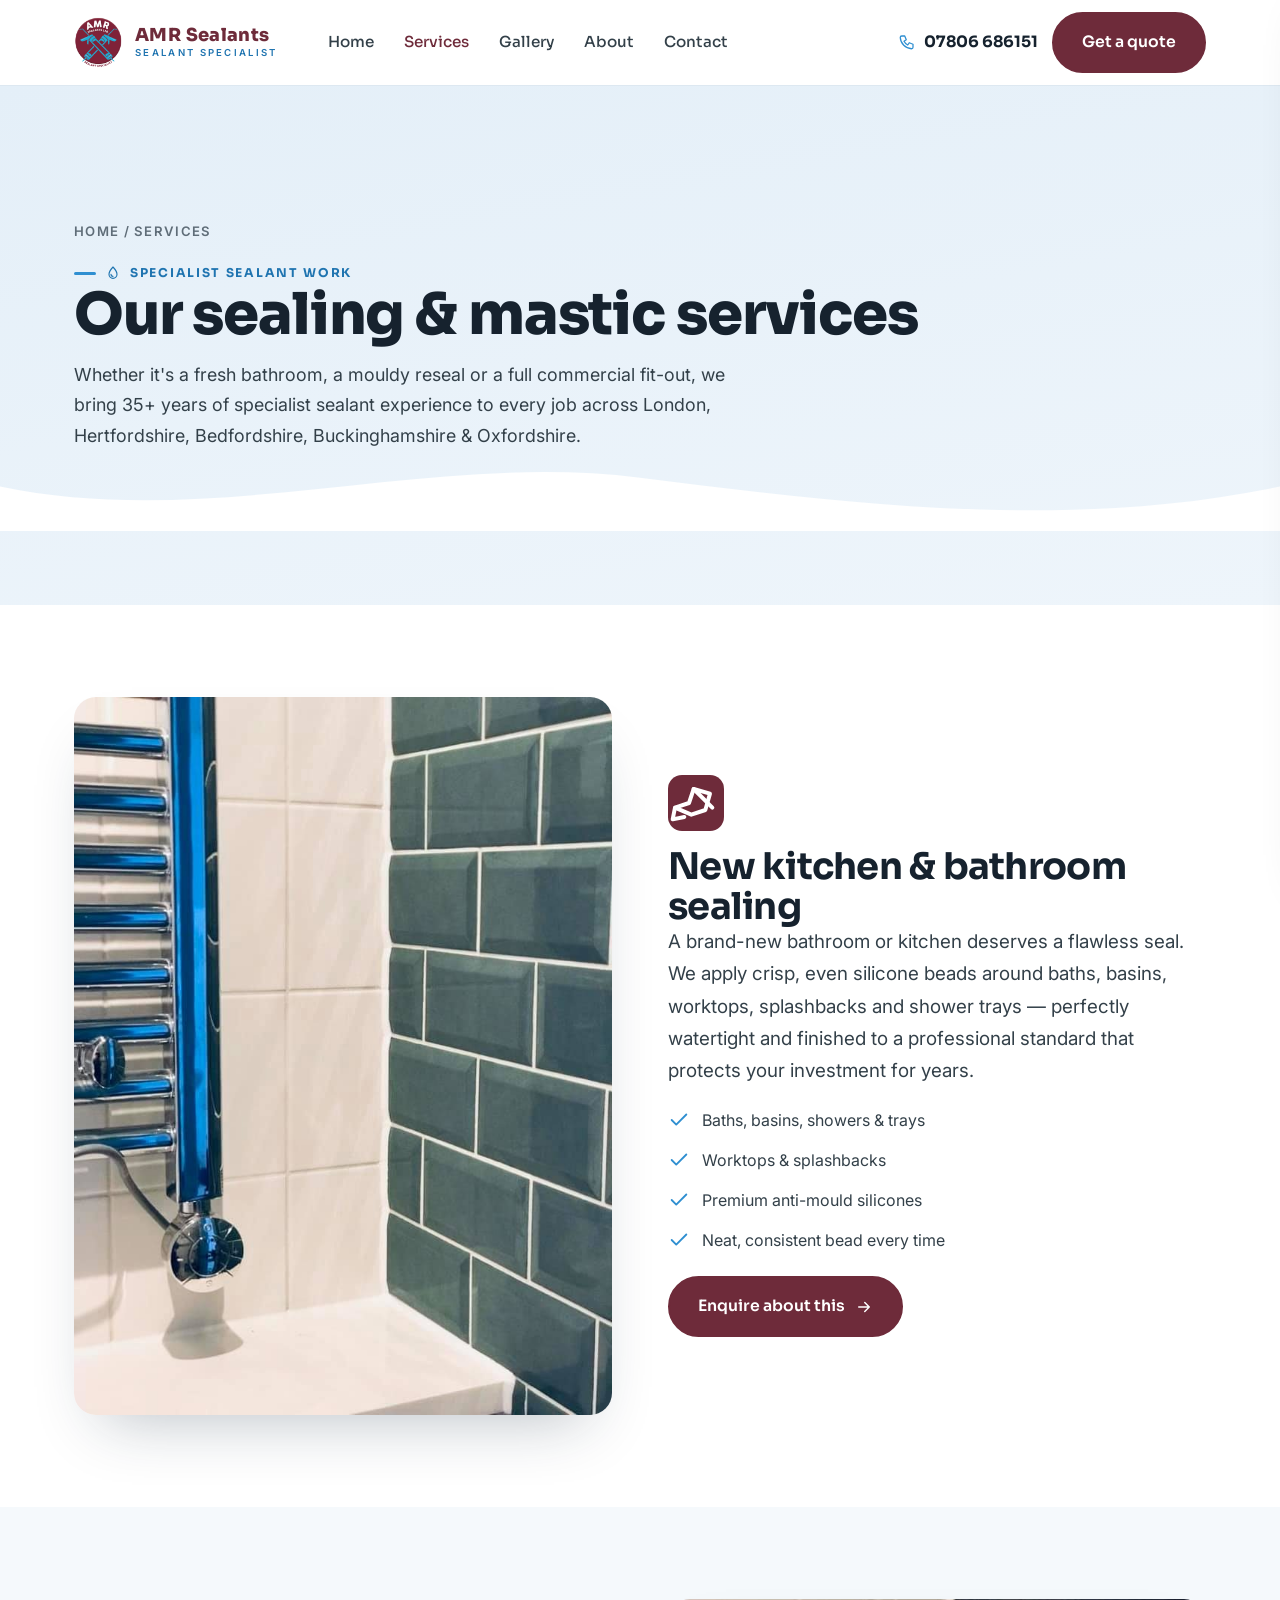
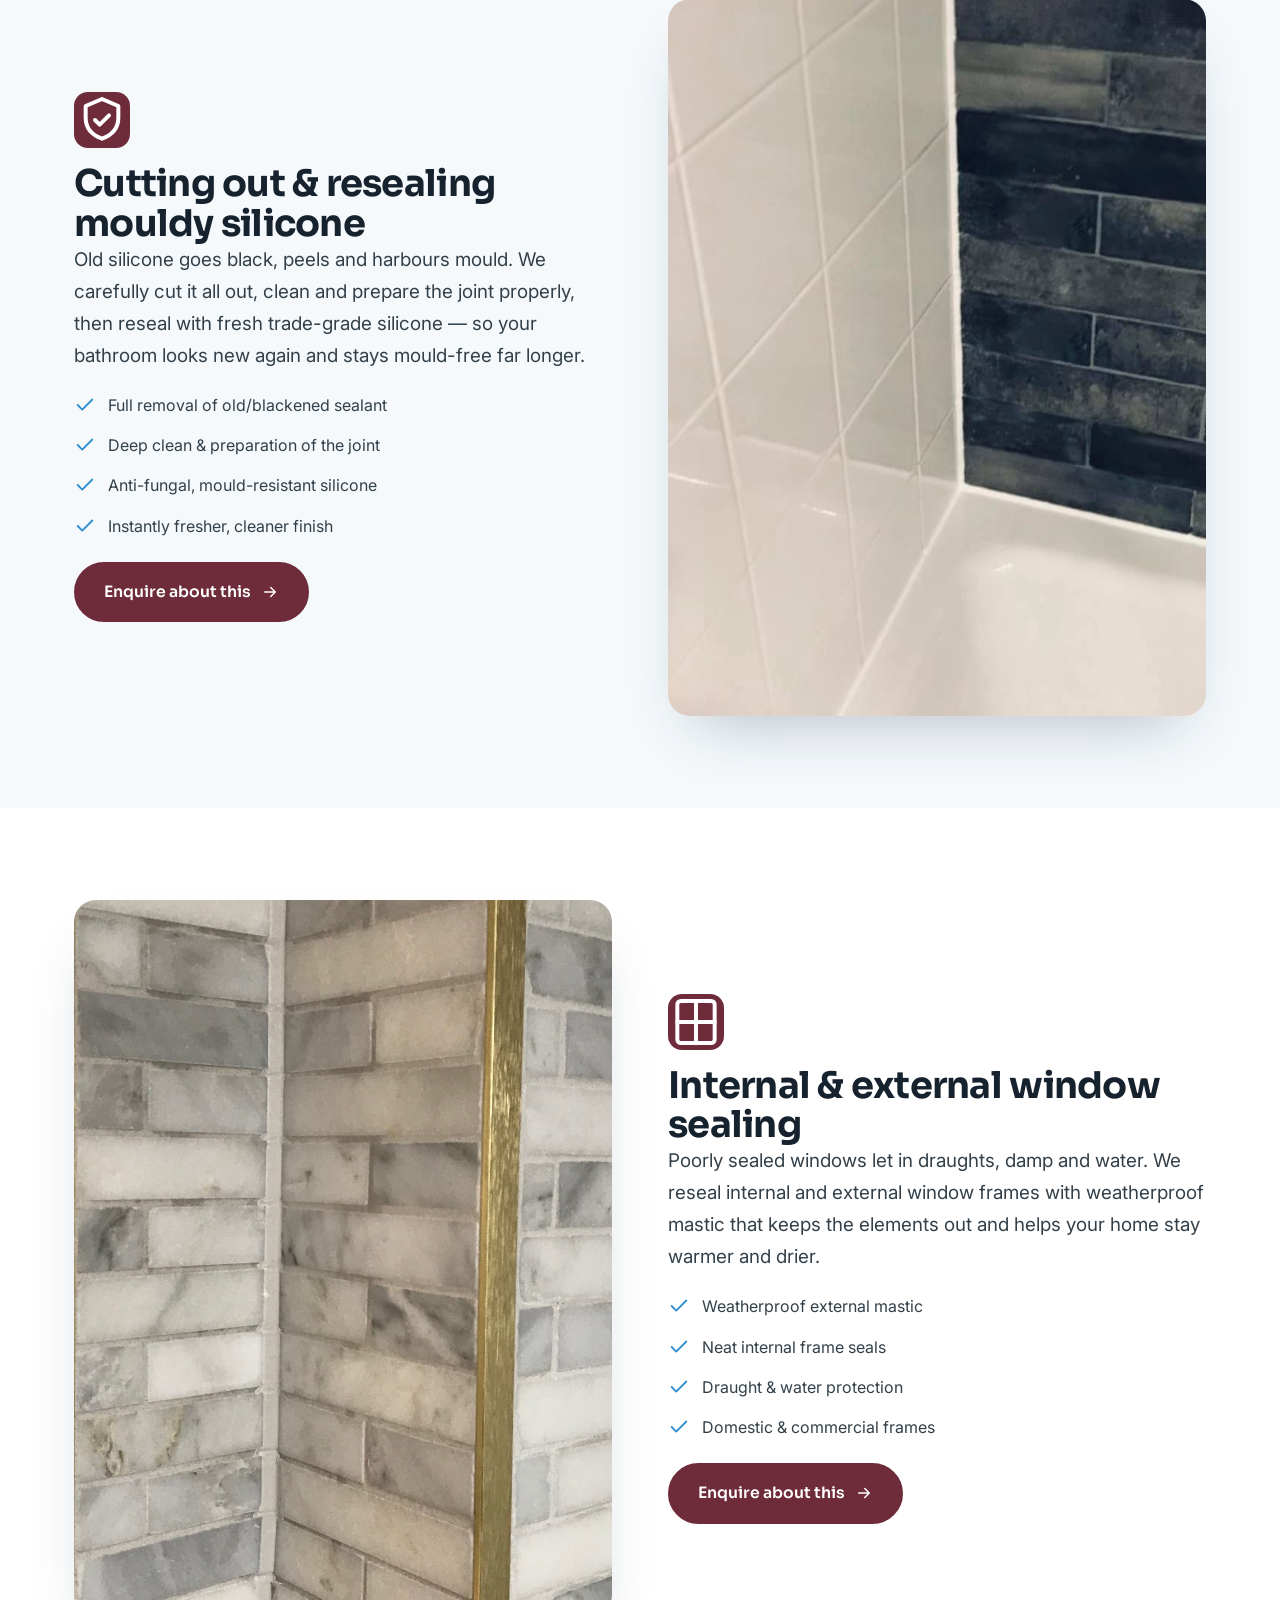
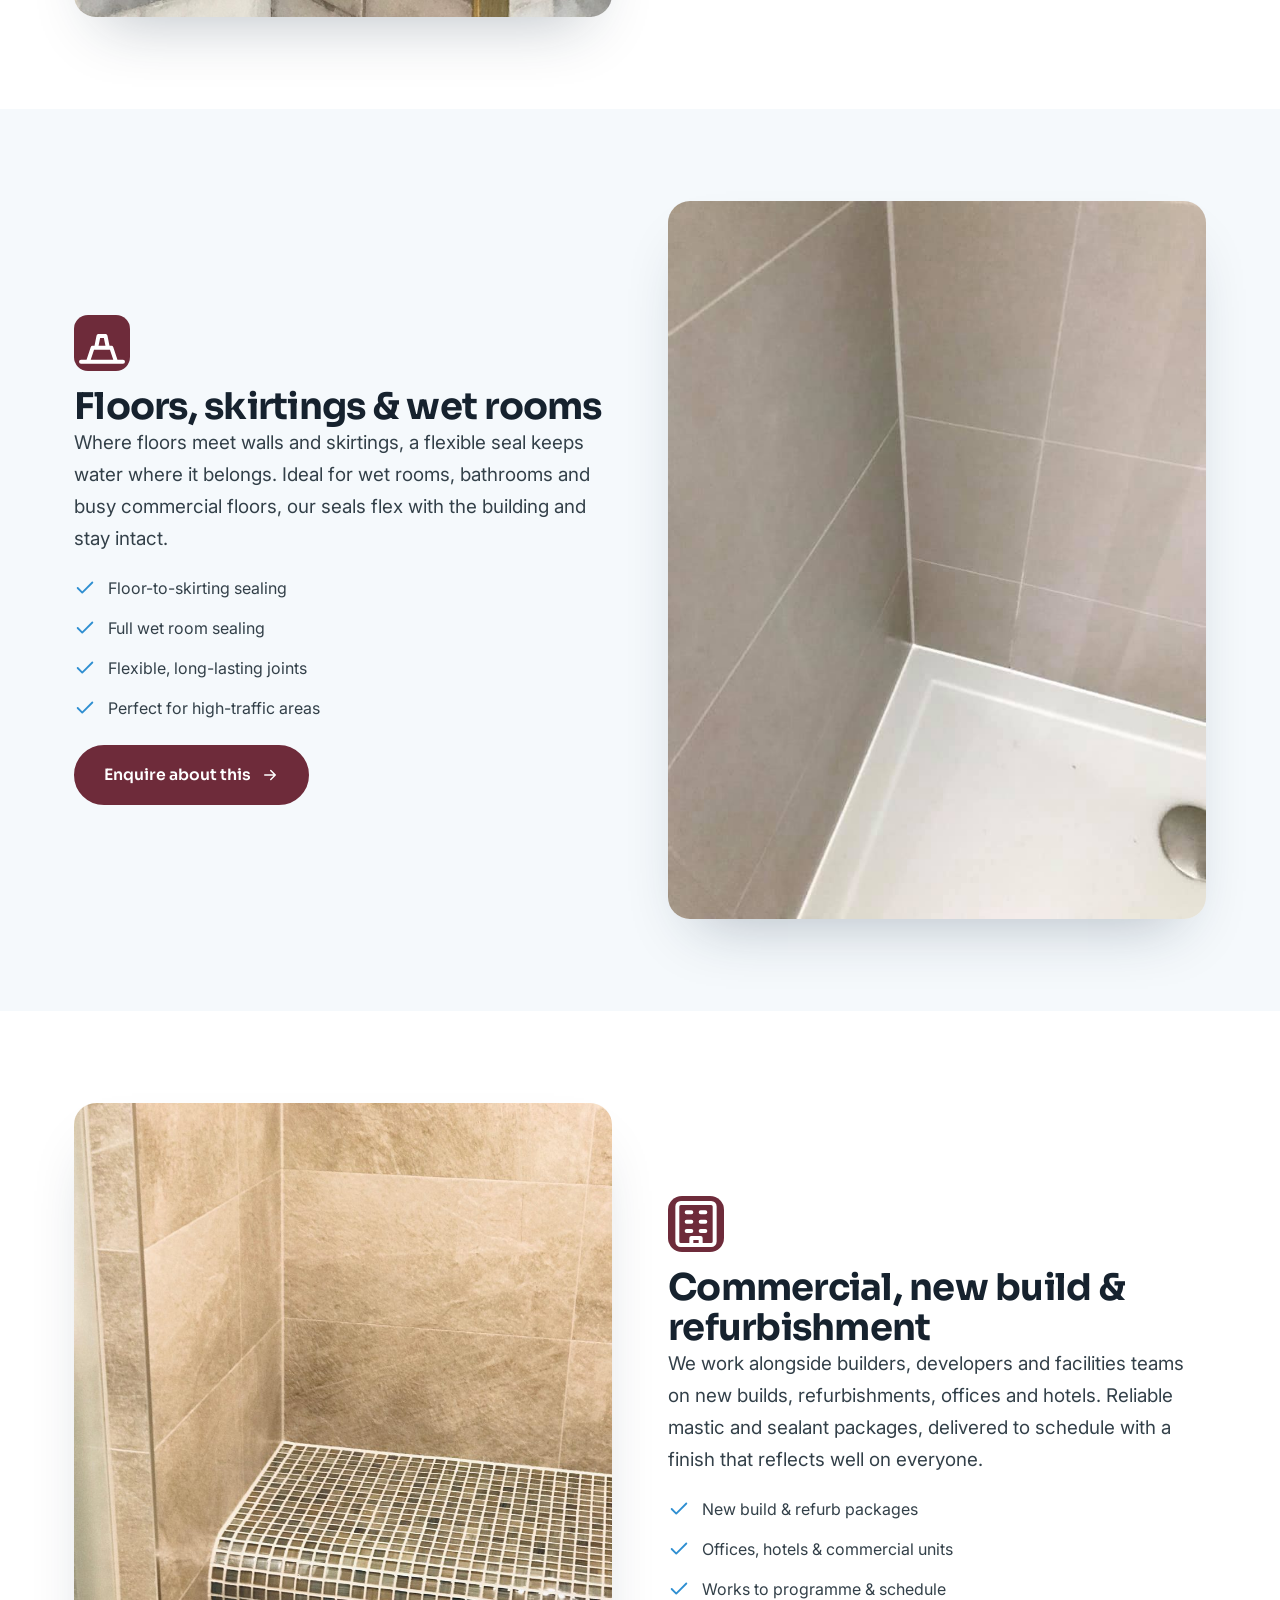
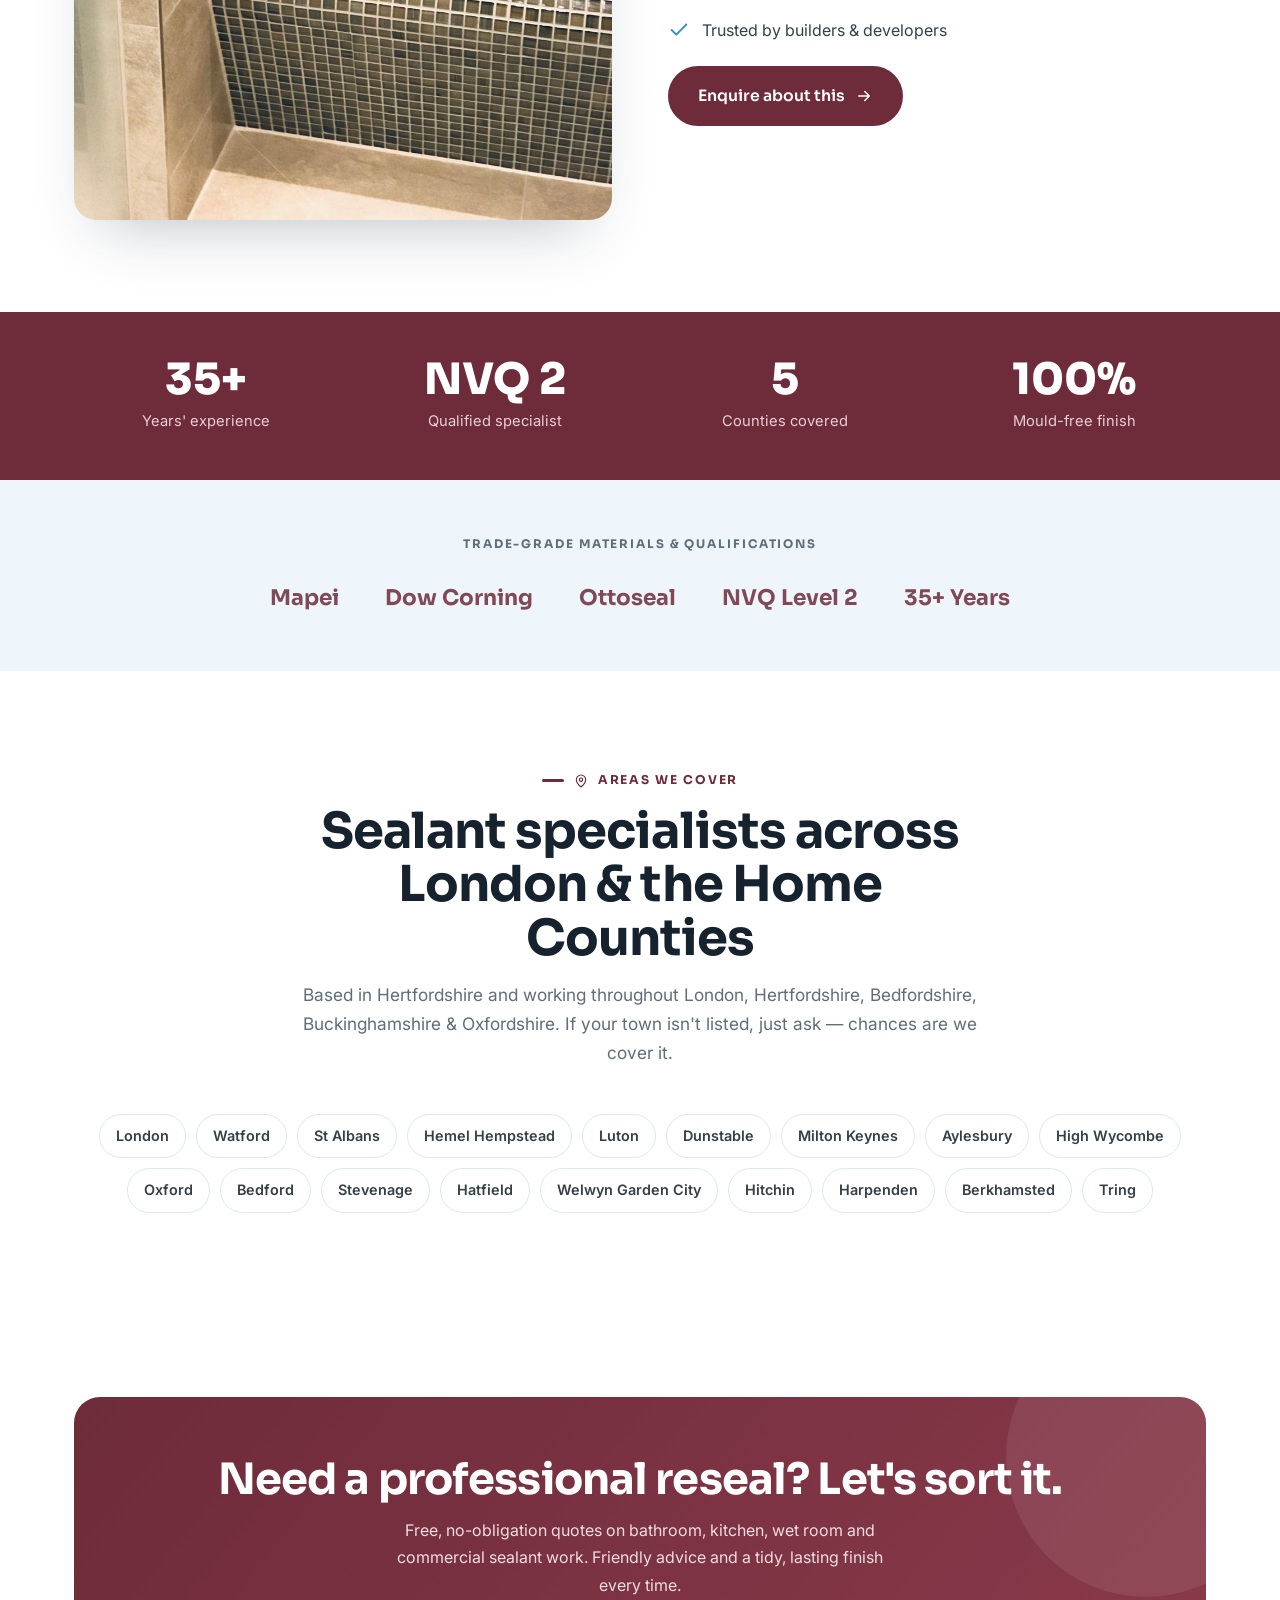
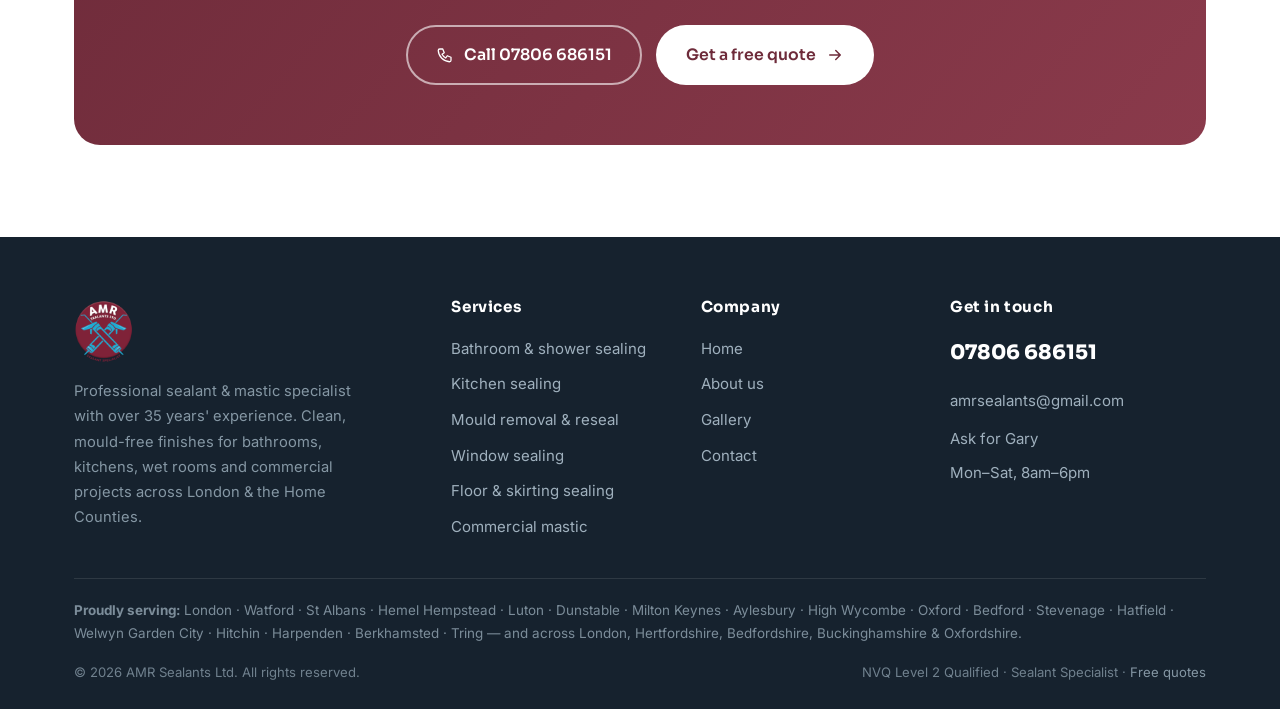
<file: services.html>
<!DOCTYPE html>
<html lang="en-GB">
<head>
<meta charset="utf-8">
<meta name="viewport" content="width=device-width, initial-scale=1">
<title>Sealant &amp; Mastic Services | Bathroom, Kitchen &amp; Commercial | AMR Sealants Ltd</title>
<meta name="description" content="Specialist sealant services — new bathroom &amp; kitchen sealing, cutting out &amp; resealing mouldy silicone, window, floor &amp; wet room sealing, plus commercial mastic across London &amp; the Home Counties.">
<link rel="canonical" href="https://www.amrsealants.com/services">
<meta name="robots" content="index,follow,max-image-preview:large">
<meta name="geo.region" content="GB-HRT">
<meta name="geo.placename" content="Hertfordshire, London & Home Counties">
<meta name="author" content="AMR Sealants Ltd">
<meta property="og:type" content="website">
<meta property="og:site_name" content="AMR Sealants Ltd">
<meta property="og:title" content="Sealant &amp; Mastic Services | Bathroom, Kitchen &amp; Commercial | AMR Sealants Ltd">
<meta property="og:description" content="Specialist sealant services — new bathroom &amp; kitchen sealing, cutting out &amp; resealing mouldy silicone, window, floor &amp; wet room sealing, plus commercial mastic across London &amp; the Home Counties.">
<meta property="og:url" content="https://www.amrsealants.com/services">
<meta property="og:image" content="https://www.amrsealants.com/assets/hero.jpg">
<meta property="og:locale" content="en_GB">
<meta name="twitter:card" content="summary_large_image">
<meta name="twitter:title" content="Sealant &amp; Mastic Services | Bathroom, Kitchen &amp; Commercial | AMR Sealants Ltd">
<meta name="twitter:description" content="Specialist sealant services — new bathroom &amp; kitchen sealing, cutting out &amp; resealing mouldy silicone, window, floor &amp; wet room sealing, plus commercial mastic across London &amp; the Home Counties.">
<meta name="twitter:image" content="https://www.amrsealants.com/assets/hero.jpg">
<meta name="theme-color" content="#6e2b3a">
<link rel="icon" href="/favicon.svg" type="image/svg+xml">
<link rel="apple-touch-icon" href="/assets/logo.png">
<link rel="preconnect" href="https://fonts.googleapis.com">
<link rel="preconnect" href="https://fonts.gstatic.com" crossorigin>
<link href="https://fonts.googleapis.com/css2?family=Sora:wght@400;500;600;700;800&family=Inter:wght@400;500;600;700&display=swap" rel="stylesheet">
<link rel="stylesheet" href="/css/site.css">
<script type="application/ld+json">{"@context":"https://schema.org","@type":"HomeAndConstructionBusiness","@id":"https://www.amrsealants.com/#business","name":"AMR Sealants Ltd","image":"https://www.amrsealants.com/assets/hero.jpg","url":"https://www.amrsealants.com/","telephone":"+447806686151","email":"amrsealants@gmail.com","priceRange":"££","description":"Professional sealant and mastic specialist with 35+ years experience. Bathroom, kitchen, wet room, window and floor sealing across London and the Home Counties.","slogan":"Professional Mastic Man","foundingDate":"1989","knowsAbout":["silicone sealant","mastic application","bathroom sealing","wet room sealing","mould removal and resealing","window sealing","floor sealing"],"areaServed":[{"@type":"AdministrativeArea","name":"London"},{"@type":"AdministrativeArea","name":"Hertfordshire"},{"@type":"AdministrativeArea","name":"Bedfordshire"},{"@type":"AdministrativeArea","name":"Buckinghamshire"},{"@type":"AdministrativeArea","name":"Oxfordshire"}],"address":{"@type":"PostalAddress","addressRegion":"Hertfordshire","addressCountry":"GB"},"openingHoursSpecification":{"@type":"OpeningHoursSpecification","dayOfWeek":["Monday","Tuesday","Wednesday","Thursday","Friday","Saturday"],"opens":"08:00","closes":"18:00"},"sameAs":["https://amrsealants.wordpress.com"]}</script>

</head>
<body>
<header class="site">
  <div class="bar">
    <a class="brand" href="/" aria-label="AMR Sealants Ltd home">
      <img src="/assets/logo.png" alt="AMR Sealants Ltd logo" width="52" height="52">
      <span class="bt"><b>AMR Sealants</b><span>Sealant Specialist</span></span>
    </a>
    <nav class="nav-links"><a href="/">Home</a><a href="/services" class="active">Services</a><a href="/gallery">Gallery</a><a href="/about">About</a><a href="/contact">Contact</a></nav>
    <div class="nav-cta">
      <a class="callchip" href="tel:+447806686151"><svg viewBox="0 0 24 24" fill="none" stroke="currentColor" stroke-width="1.7" stroke-linecap="round" stroke-linejoin="round"><path d="M5 4h4l2 5-3 2a12 12 0 0 0 5 5l2-3 5 2v4a2 2 0 0 1-2 2A16 16 0 0 1 3 6a2 2 0 0 1 2-2"/></svg> 07806 686151</a>
      <a class="btn btn-maroon" href="/contact">Get a quote</a>
    </div>
    <button class="burger" aria-label="Open menu"><span></span><span></span><span></span></button>
  </div>
</header>
<div class="mm-back"></div>
<aside class="mobile-menu">
  <button class="mm-close" aria-label="Close menu">&times;</button>
  <a href="/">Home</a><a href="/services">Services</a><a href="/gallery">Gallery</a><a href="/about">About</a><a href="/contact">Contact</a>
  <a class="btn btn-maroon" href="/contact">Get a free quote</a>
  <a class="btn btn-ghost" href="tel:+447806686151">Call 07806 686151</a>
</aside>
<section class="page-hero">
  <div class="wrap" data-reveal>
    <p class="crumb"><a href="/">Home</a> / Services</p>
    <span class="eyebrow"><svg viewBox="0 0 24 24" fill="none" stroke="currentColor" stroke-width="1.7" stroke-linecap="round" stroke-linejoin="round"><path d="M12 3s6 6.5 6 11a6 6 0 0 1-12 0c0-4.5 6-11 6-11z"/><path d="M9 14a3 3 0 0 0 3 3"/></svg> Specialist sealant work</span>
    <h1>Our sealing &amp; mastic services</h1>
    <p>Whether it's a fresh bathroom, a mouldy reseal or a full commercial fit-out, we bring 35+ years of specialist sealant experience to every job across London, Hertfordshire, Bedfordshire, Buckinghamshire & Oxfordshire.</p>
  </div>
  <svg class="wave" viewBox="0 0 1440 90" preserveAspectRatio="none" aria-hidden="true"><path fill="#ffffff" d="M0,40 C240,90 480,0 720,30 C960,60 1200,90 1440,40 L1440,90 L0,90 Z"/></svg>
</section><section class="sec">
  <div class="wrap">
    <div class="split">
      <div class="media" data-reveal><img src="/assets/g02.jpg" alt="New kitchen & bathroom sealing"></div>
      <div class="about-copy" data-reveal>
        <div class="ic" style="width:56px;height:56px;border-radius:14px;background:var(--maroon);display:grid;place-items:center;margin-bottom:16px;color:#fff"><svg viewBox="0 0 24 24" fill="none" stroke="currentColor" stroke-width="1.7" stroke-linecap="round" stroke-linejoin="round"><path d="M3 14l6-2 2-6 7 2-2 7-6 2z"/><path d="M11 6l8 8"/><path d="M3 14l-1 5 5-1"/></svg></div>
        <h2 style="font-size:clamp(1.7rem,3vw,2.3rem)">New kitchen & bathroom sealing</h2>
        <p class="lead">A brand-new bathroom or kitchen deserves a flawless seal. We apply crisp, even silicone beads around baths, basins, worktops, splashbacks and shower trays — perfectly watertight and finished to a professional standard that protects your investment for years.</p>
        <ul class="mini-list"><li><svg viewBox="0 0 24 24" fill="none" stroke="currentColor" stroke-width="2" stroke-linecap="round" stroke-linejoin="round"><path d="M4 12l5 5L20 6"/></svg> Baths, basins, showers &amp; trays</li><li><svg viewBox="0 0 24 24" fill="none" stroke="currentColor" stroke-width="2" stroke-linecap="round" stroke-linejoin="round"><path d="M4 12l5 5L20 6"/></svg> Worktops &amp; splashbacks</li><li><svg viewBox="0 0 24 24" fill="none" stroke="currentColor" stroke-width="2" stroke-linecap="round" stroke-linejoin="round"><path d="M4 12l5 5L20 6"/></svg> Premium anti-mould silicones</li><li><svg viewBox="0 0 24 24" fill="none" stroke="currentColor" stroke-width="2" stroke-linecap="round" stroke-linejoin="round"><path d="M4 12l5 5L20 6"/></svg> Neat, consistent bead every time</li></ul>
        <a class="btn btn-maroon" href="/contact" style="margin-top:22px">Enquire about this <svg viewBox="0 0 24 24" fill="none" stroke="currentColor" stroke-width="2" stroke-linecap="round" stroke-linejoin="round"><path d="M5 12h14M13 6l6 6-6 6"/></svg></a>
      </div>
    </div>
  </div>
</section><section class="sec" style="background:var(--soft3)">
  <div class="wrap">
    <div class="split rev">
      <div class="media" data-reveal><img src="/assets/g05.jpg" alt="Cutting out & resealing mouldy silicone"></div>
      <div class="about-copy" data-reveal>
        <div class="ic" style="width:56px;height:56px;border-radius:14px;background:var(--maroon);display:grid;place-items:center;margin-bottom:16px;color:#fff"><svg viewBox="0 0 24 24" fill="none" stroke="currentColor" stroke-width="1.7" stroke-linecap="round" stroke-linejoin="round"><path d="M12 3l7 3v5c0 4.5-3 7.5-7 9-4-1.5-7-4.5-7-9V6z"/><path d="M9 12l2 2 4-4"/></svg></div>
        <h2 style="font-size:clamp(1.7rem,3vw,2.3rem)">Cutting out & resealing mouldy silicone</h2>
        <p class="lead">Old silicone goes black, peels and harbours mould. We carefully cut it all out, clean and prepare the joint properly, then reseal with fresh trade-grade silicone — so your bathroom looks new again and stays mould-free far longer.</p>
        <ul class="mini-list"><li><svg viewBox="0 0 24 24" fill="none" stroke="currentColor" stroke-width="2" stroke-linecap="round" stroke-linejoin="round"><path d="M4 12l5 5L20 6"/></svg> Full removal of old/blackened sealant</li><li><svg viewBox="0 0 24 24" fill="none" stroke="currentColor" stroke-width="2" stroke-linecap="round" stroke-linejoin="round"><path d="M4 12l5 5L20 6"/></svg> Deep clean &amp; preparation of the joint</li><li><svg viewBox="0 0 24 24" fill="none" stroke="currentColor" stroke-width="2" stroke-linecap="round" stroke-linejoin="round"><path d="M4 12l5 5L20 6"/></svg> Anti-fungal, mould-resistant silicone</li><li><svg viewBox="0 0 24 24" fill="none" stroke="currentColor" stroke-width="2" stroke-linecap="round" stroke-linejoin="round"><path d="M4 12l5 5L20 6"/></svg> Instantly fresher, cleaner finish</li></ul>
        <a class="btn btn-maroon" href="/contact" style="margin-top:22px">Enquire about this <svg viewBox="0 0 24 24" fill="none" stroke="currentColor" stroke-width="2" stroke-linecap="round" stroke-linejoin="round"><path d="M5 12h14M13 6l6 6-6 6"/></svg></a>
      </div>
    </div>
  </div>
</section><section class="sec">
  <div class="wrap">
    <div class="split">
      <div class="media" data-reveal><img src="/assets/g12.jpg" alt="Internal & external window sealing"></div>
      <div class="about-copy" data-reveal>
        <div class="ic" style="width:56px;height:56px;border-radius:14px;background:var(--maroon);display:grid;place-items:center;margin-bottom:16px;color:#fff"><svg viewBox="0 0 24 24" fill="none" stroke="currentColor" stroke-width="1.7" stroke-linecap="round" stroke-linejoin="round"><rect x="4" y="3" width="16" height="18" rx="1.5"/><path d="M12 3v18M4 12h16"/></svg></div>
        <h2 style="font-size:clamp(1.7rem,3vw,2.3rem)">Internal & external window sealing</h2>
        <p class="lead">Poorly sealed windows let in draughts, damp and water. We reseal internal and external window frames with weatherproof mastic that keeps the elements out and helps your home stay warmer and drier.</p>
        <ul class="mini-list"><li><svg viewBox="0 0 24 24" fill="none" stroke="currentColor" stroke-width="2" stroke-linecap="round" stroke-linejoin="round"><path d="M4 12l5 5L20 6"/></svg> Weatherproof external mastic</li><li><svg viewBox="0 0 24 24" fill="none" stroke="currentColor" stroke-width="2" stroke-linecap="round" stroke-linejoin="round"><path d="M4 12l5 5L20 6"/></svg> Neat internal frame seals</li><li><svg viewBox="0 0 24 24" fill="none" stroke="currentColor" stroke-width="2" stroke-linecap="round" stroke-linejoin="round"><path d="M4 12l5 5L20 6"/></svg> Draught &amp; water protection</li><li><svg viewBox="0 0 24 24" fill="none" stroke="currentColor" stroke-width="2" stroke-linecap="round" stroke-linejoin="round"><path d="M4 12l5 5L20 6"/></svg> Domestic &amp; commercial frames</li></ul>
        <a class="btn btn-maroon" href="/contact" style="margin-top:22px">Enquire about this <svg viewBox="0 0 24 24" fill="none" stroke="currentColor" stroke-width="2" stroke-linecap="round" stroke-linejoin="round"><path d="M5 12h14M13 6l6 6-6 6"/></svg></a>
      </div>
    </div>
  </div>
</section><section class="sec" style="background:var(--soft3)">
  <div class="wrap">
    <div class="split rev">
      <div class="media" data-reveal><img src="/assets/g09.jpg" alt="Floors, skirtings & wet rooms"></div>
      <div class="about-copy" data-reveal>
        <div class="ic" style="width:56px;height:56px;border-radius:14px;background:var(--maroon);display:grid;place-items:center;margin-bottom:16px;color:#fff"><svg viewBox="0 0 24 24" fill="none" stroke="currentColor" stroke-width="1.7" stroke-linecap="round" stroke-linejoin="round"><path d="M3 20h18M6 20l2-6M18 20l-2-6M8 14h8M9.5 14l1-5M14.5 14l-1-5M10.5 9h3"/></svg></div>
        <h2 style="font-size:clamp(1.7rem,3vw,2.3rem)">Floors, skirtings & wet rooms</h2>
        <p class="lead">Where floors meet walls and skirtings, a flexible seal keeps water where it belongs. Ideal for wet rooms, bathrooms and busy commercial floors, our seals flex with the building and stay intact.</p>
        <ul class="mini-list"><li><svg viewBox="0 0 24 24" fill="none" stroke="currentColor" stroke-width="2" stroke-linecap="round" stroke-linejoin="round"><path d="M4 12l5 5L20 6"/></svg> Floor-to-skirting sealing</li><li><svg viewBox="0 0 24 24" fill="none" stroke="currentColor" stroke-width="2" stroke-linecap="round" stroke-linejoin="round"><path d="M4 12l5 5L20 6"/></svg> Full wet room sealing</li><li><svg viewBox="0 0 24 24" fill="none" stroke="currentColor" stroke-width="2" stroke-linecap="round" stroke-linejoin="round"><path d="M4 12l5 5L20 6"/></svg> Flexible, long-lasting joints</li><li><svg viewBox="0 0 24 24" fill="none" stroke="currentColor" stroke-width="2" stroke-linecap="round" stroke-linejoin="round"><path d="M4 12l5 5L20 6"/></svg> Perfect for high-traffic areas</li></ul>
        <a class="btn btn-maroon" href="/contact" style="margin-top:22px">Enquire about this <svg viewBox="0 0 24 24" fill="none" stroke="currentColor" stroke-width="2" stroke-linecap="round" stroke-linejoin="round"><path d="M5 12h14M13 6l6 6-6 6"/></svg></a>
      </div>
    </div>
  </div>
</section><section class="sec">
  <div class="wrap">
    <div class="split">
      <div class="media" data-reveal><img src="/assets/g14.jpg" alt="Commercial, new build & refurbishment"></div>
      <div class="about-copy" data-reveal>
        <div class="ic" style="width:56px;height:56px;border-radius:14px;background:var(--maroon);display:grid;place-items:center;margin-bottom:16px;color:#fff"><svg viewBox="0 0 24 24" fill="none" stroke="currentColor" stroke-width="1.7" stroke-linecap="round" stroke-linejoin="round"><rect x="4" y="3" width="16" height="18" rx="1.5"/><path d="M8 7h2M14 7h2M8 11h2M14 11h2M8 15h2M14 15h2M10 21v-3h4v3"/></svg></div>
        <h2 style="font-size:clamp(1.7rem,3vw,2.3rem)">Commercial, new build & refurbishment</h2>
        <p class="lead">We work alongside builders, developers and facilities teams on new builds, refurbishments, offices and hotels. Reliable mastic and sealant packages, delivered to schedule with a finish that reflects well on everyone.</p>
        <ul class="mini-list"><li><svg viewBox="0 0 24 24" fill="none" stroke="currentColor" stroke-width="2" stroke-linecap="round" stroke-linejoin="round"><path d="M4 12l5 5L20 6"/></svg> New build &amp; refurb packages</li><li><svg viewBox="0 0 24 24" fill="none" stroke="currentColor" stroke-width="2" stroke-linecap="round" stroke-linejoin="round"><path d="M4 12l5 5L20 6"/></svg> Offices, hotels &amp; commercial units</li><li><svg viewBox="0 0 24 24" fill="none" stroke="currentColor" stroke-width="2" stroke-linecap="round" stroke-linejoin="round"><path d="M4 12l5 5L20 6"/></svg> Works to programme &amp; schedule</li><li><svg viewBox="0 0 24 24" fill="none" stroke="currentColor" stroke-width="2" stroke-linecap="round" stroke-linejoin="round"><path d="M4 12l5 5L20 6"/></svg> Trusted by builders &amp; developers</li></ul>
        <a class="btn btn-maroon" href="/contact" style="margin-top:22px">Enquire about this <svg viewBox="0 0 24 24" fill="none" stroke="currentColor" stroke-width="2" stroke-linecap="round" stroke-linejoin="round"><path d="M5 12h14M13 6l6 6-6 6"/></svg></a>
      </div>
    </div>
  </div>
</section><section class="stats"><div class="wrap"><div class="s"><b>35+</b><span>Years' experience</span></div><div class="s"><b>NVQ 2</b><span>Qualified specialist</span></div><div class="s"><b>5</b><span>Counties covered</span></div><div class="s"><b>100%</b><span>Mould-free finish</span></div></div></section><section class="brands sec" style="padding:54px 0">
  <div class="wrap">
    <p class="lab">Trade-grade materials &amp; qualifications</p>
    <div class="row">
      <span>Mapei</span><span>Dow Corning</span><span>Ottoseal</span><span>NVQ Level&nbsp;2</span><span>35+ Years</span>
    </div>
  </div>
</section><section class="sec" id="areas">
  <div class="wrap">
    <div class="sec-head center" data-reveal>
      <span class="eyebrow m"><svg viewBox="0 0 24 24" fill="none" stroke="currentColor" stroke-width="1.7" stroke-linecap="round" stroke-linejoin="round"><path d="M12 21s7-6.2 7-11a7 7 0 0 0-14 0c0 4.8 7 11 7 11z"/><circle cx="12" cy="10" r="2.5"/></svg> Areas we cover</span>
      <h2>Sealant specialists across London &amp; the Home Counties</h2>
      <p>Based in Hertfordshire and working throughout London, Hertfordshire, Bedfordshire, Buckinghamshire & Oxfordshire. If your town isn't listed, just ask — chances are we cover it.</p>
    </div>
    <div class="areas" data-reveal style="justify-content:center"><span>London</span><span>Watford</span><span>St Albans</span><span>Hemel Hempstead</span><span>Luton</span><span>Dunstable</span><span>Milton Keynes</span><span>Aylesbury</span><span>High Wycombe</span><span>Oxford</span><span>Bedford</span><span>Stevenage</span><span>Hatfield</span><span>Welwyn Garden City</span><span>Hitchin</span><span>Harpenden</span><span>Berkhamsted</span><span>Tring</span></div>
  </div>
</section><section class="cta sec">
  <div class="wrap">
    <div class="inner" data-reveal>
      <h2>Need a professional reseal? Let's sort it.</h2>
      <p>Free, no-obligation quotes on bathroom, kitchen, wet room and commercial sealant work. Friendly advice and a tidy, lasting finish every time.</p>
      <div class="cta-row">
        <a class="btn btn-outline-w" href="tel:+447806686151"><svg viewBox="0 0 24 24" fill="none" stroke="currentColor" stroke-width="1.7" stroke-linecap="round" stroke-linejoin="round"><path d="M5 4h4l2 5-3 2a12 12 0 0 0 5 5l2-3 5 2v4a2 2 0 0 1-2 2A16 16 0 0 1 3 6a2 2 0 0 1 2-2"/></svg> Call 07806 686151</a>
        <a class="btn" style="background:#fff;color:var(--maroon)" href="/contact">Get a free quote <svg viewBox="0 0 24 24" fill="none" stroke="currentColor" stroke-width="2" stroke-linecap="round" stroke-linejoin="round"><path d="M5 12h14M13 6l6 6-6 6"/></svg></a>
      </div>
    </div>
  </div>
</section><footer class="site">
  <div class="wrap">
    <div class="cols">
      <div class="fbrand">
        <img src="/assets/logo.png" alt="AMR Sealants Ltd">
        <p>Professional sealant &amp; mastic specialist with over 35 years' experience. Clean, mould-free finishes for bathrooms, kitchens, wet rooms and commercial projects across London &amp; the Home Counties.</p>
      </div>
      <div class="col">
        <h4>Services</h4>
        <a href="/services">Bathroom & shower sealing</a><a href="/services">Kitchen sealing</a><a href="/services">Mould removal & reseal</a><a href="/services">Window sealing</a><a href="/services">Floor & skirting sealing</a><a href="/services">Commercial mastic</a>
      </div>
      <div class="col">
        <h4>Company</h4>
        <a href="/">Home</a>
        <a href="/about">About us</a>
        <a href="/gallery">Gallery</a>
        <a href="/contact">Contact</a>
      </div>
      <div class="col fcontact">
        <h4>Get in touch</h4>
        <a class="big" href="tel:+447806686151">07806 686151</a>
        <a href="mailto:amrsealants@gmail.com">amrsealants@gmail.com</a>
        <p>Ask for Gary</p>
        <p>Mon–Sat, 8am–6pm</p>
      </div>
    </div>
    <p class="foot-areas"><strong>Proudly serving:</strong> London · Watford · St Albans · Hemel Hempstead · Luton · Dunstable · Milton Keynes · Aylesbury · High Wycombe · Oxford · Bedford · Stevenage · Hatfield · Welwyn Garden City · Hitchin · Harpenden · Berkhamsted · Tring — and across London, Hertfordshire, Bedfordshire, Buckinghamshire & Oxfordshire.</p>
    <div class="foot-bot">
      <span>&copy; <span class="yr">2026</span> AMR Sealants Ltd. All rights reserved.</span>
      <span>NVQ Level 2 Qualified · Sealant Specialist · <a href="/contact">Free quotes</a></span>
    </div>
  </div>
</footer>
<script src="/js/site.js"></script>
</body></html>
</file>
<file: css/site.css>
/* AMR Sealants Ltd — Quantweb build 2026 (clean light template, maroon + sealant-blue) */
:root{
  --maroon:#6e2b3a; --maroon-d:#57212d; --maroon-l:#8a3a4b;
  --blue:#2f8fd1; --blue-d:#1f74b0; --blue-l:#5aa9df;
  --ink:#16222e; --ink2:#334049; --muted:#5f6d78; --line:#dde8f1;
  --bg:#ffffff; --soft:#eef5fb; --soft2:#e4eff8; --soft3:#f5f9fc;
  --f-h:"Sora",-apple-system,BlinkMacSystemFont,"Segoe UI",sans-serif;
  --f-b:"Inter",-apple-system,BlinkMacSystemFont,"Segoe UI",sans-serif;
  --r:18px; --r-s:12px; --wrap:1180px;
  --shadow:0 30px 60px -28px rgba(20,40,60,.30);
  --shadow-s:0 16px 36px -18px rgba(20,40,60,.20);
  --shadow-xs:0 6px 18px -8px rgba(20,40,60,.16);
}
*{box-sizing:border-box;margin:0;padding:0}
html{scroll-behavior:smooth}
body{font-family:var(--f-b);background:var(--bg);color:var(--ink2);line-height:1.7;-webkit-font-smoothing:antialiased;overflow-x:hidden}
img{max-width:100%;display:block}
a{color:inherit;text-decoration:none}
h1,h2,h3,h4{font-family:var(--f-h);color:var(--ink);line-height:1.08;font-weight:700;letter-spacing:-.02em}
.wrap{max-width:var(--wrap);margin:0 auto;padding:0 24px}
.eyebrow{display:inline-flex;align-items:center;gap:9px;font-family:var(--f-h);font-weight:700;font-size:.76rem;letter-spacing:.14em;text-transform:uppercase;color:var(--blue-d)}
.eyebrow::before{content:"";width:22px;height:3px;border-radius:3px;background:var(--blue);flex:none}
.eyebrow svg{width:16px;height:16px;flex:none}
.eyebrow.c::before{display:none}
.eyebrow.m{color:var(--maroon)}
.eyebrow.m::before{background:var(--maroon)}
.sec{padding:92px 0}
.sec-head{max-width:720px;margin-bottom:46px}
.sec-head.center{margin-left:auto;margin-right:auto;text-align:center}
.sec-head h2{font-size:clamp(2rem,4.2vw,3.1rem);margin:14px 0 14px}
.sec-head p{font-size:1.08rem;color:var(--muted)}
.lead{font-size:1.18rem;color:var(--ink2);font-weight:400}

/* buttons */
.btn{display:inline-flex;align-items:center;justify-content:center;gap:10px;font-family:var(--f-h);font-weight:600;font-size:.98rem;padding:15px 28px;border-radius:999px;border:2px solid transparent;cursor:pointer;transition:.18s}
.btn svg{width:18px;height:18px}
.btn-blue{background:var(--blue);color:#fff;border-color:var(--blue)}
.btn-blue:hover{background:var(--blue-d);border-color:var(--blue-d);transform:translateY(-2px)}
.btn-maroon{background:var(--maroon);color:#fff;border-color:var(--maroon)}
.btn-maroon:hover{background:var(--maroon-d);border-color:var(--maroon-d);transform:translateY(-2px)}
.btn-ghost{background:#fff;color:var(--ink);border-color:var(--line)}
.btn-ghost:hover{border-color:var(--blue);color:var(--blue-d)}
.btn-outline-w{background:transparent;color:#fff;border-color:rgba(255,255,255,.6)}
.btn-outline-w:hover{background:#fff;color:var(--maroon)}

/* header */
header.site{position:sticky;top:0;z-index:60;background:rgba(255,255,255,.95);backdrop-filter:blur(10px);border-bottom:1px solid var(--line)}
.bar{max-width:var(--wrap);margin:0 auto;padding:12px 24px;display:flex;align-items:center;gap:20px}
.brand{display:flex;align-items:center;gap:12px}
.brand img{height:52px;width:auto}
.brand .bt{display:flex;flex-direction:column;line-height:1}
.brand .bt b{font-family:var(--f-h);font-weight:800;font-size:1.12rem;color:var(--maroon);letter-spacing:.02em}
.brand .bt span{font-family:var(--f-b);font-weight:600;font-size:.6rem;letter-spacing:.24em;text-transform:uppercase;color:var(--blue-d);margin-top:3px}
.nav-links{display:flex;gap:2px;margin-left:16px}
.nav-links a{font-family:var(--f-h);font-weight:500;font-size:.95rem;color:var(--ink2);padding:9px 14px;border-radius:999px;transition:.15s}
.nav-links a:hover{color:var(--blue-d);background:var(--soft)}
.nav-links a.active{color:var(--maroon)}
.nav-cta{margin-left:auto;display:flex;align-items:center;gap:14px}
.callchip{display:inline-flex;align-items:center;gap:8px;font-family:var(--f-h);font-weight:700;color:var(--ink);font-size:.98rem}
.callchip svg{width:18px;height:18px;color:var(--blue)}
.burger{display:none;flex-direction:column;gap:5px;background:none;border:0;cursor:pointer;padding:8px}
.burger span{width:25px;height:2.5px;background:var(--maroon);border-radius:3px}

.mm-back{position:fixed;inset:0;background:rgba(15,25,35,.5);opacity:0;visibility:hidden;transition:.25s;z-index:70}
.mm-back.open{opacity:1;visibility:visible}
.mobile-menu{position:fixed;top:0;right:-340px;width:300px;max-width:86vw;height:100%;background:#fff;z-index:80;padding:26px 24px;display:flex;flex-direction:column;gap:4px;transition:right .3s cubic-bezier(.4,0,.2,1);box-shadow:-20px 0 50px -20px rgba(0,0,0,.3)}
.mobile-menu.open{right:0}
.mobile-menu a{font-family:var(--f-h);font-weight:600;font-size:1.1rem;color:var(--ink);padding:13px 6px;border-bottom:1px solid var(--line)}
.mobile-menu .btn{margin-top:16px}
.mm-close{align-self:flex-end;background:none;border:0;font-size:2rem;color:var(--muted);cursor:pointer;margin-bottom:6px}

/* hero */
.hero{position:relative;background:linear-gradient(170deg,var(--soft2) 0%,var(--soft) 50%,#fff 100%);overflow:hidden}
.hero .wrap{display:grid;grid-template-columns:1.06fr .94fr;gap:52px;align-items:center;padding-top:70px;padding-bottom:110px}
.hero h1{font-size:clamp(2.4rem,5.4vw,4rem);font-weight:800;letter-spacing:-.03em}
.hero h1 em{font-style:normal;color:var(--maroon)}
.hero .sub{font-size:1.18rem;color:var(--ink2);margin:20px 0 28px;max-width:50ch}
.hero-cta{display:flex;flex-wrap:wrap;gap:13px}
.hero-trust{display:flex;flex-wrap:wrap;gap:20px;margin-top:30px;padding-top:24px;border-top:1px solid var(--line)}
.hero-trust .t{display:flex;align-items:center;gap:9px;font-weight:600;font-size:.92rem;color:var(--ink)}
.hero-trust svg{width:20px;height:20px;color:var(--blue);flex:none}
.hero-media{position:relative}
.hero-media .ph{border-radius:26px;overflow:hidden;box-shadow:var(--shadow);aspect-ratio:4/4.3}
.hero-media .ph img{width:100%;height:100%;object-fit:cover}
.hero-badge{position:absolute;left:-16px;bottom:26px;background:#fff;border-radius:16px;padding:14px 18px;box-shadow:var(--shadow-s);display:flex;align-items:center;gap:12px}
.hero-badge .n{font-family:var(--f-h);font-weight:800;font-size:1.7rem;color:var(--maroon);line-height:1}
.hero-badge small{color:var(--muted);font-size:.78rem;display:block;max-width:12ch}
.wave{display:block;width:100%;height:auto;margin-bottom:-6px}
.wave.top{transform:rotate(180deg)}

/* full-bleed video hero */
.vhero{position:relative;overflow:hidden;background:var(--maroon-d);display:flex;align-items:center;min-height:clamp(560px,88vh,840px)}
.vhero-bg{position:absolute;inset:0;width:100%;height:100%;object-fit:cover;z-index:0}
.vhero-ov{position:absolute;inset:0;z-index:1;background:
  linear-gradient(118deg,rgba(60,18,27,.90) 0%,rgba(87,33,45,.74) 42%,rgba(31,58,80,.58) 100%),
  linear-gradient(to bottom,rgba(20,34,46,.25),rgba(20,34,46,.0) 30%,rgba(255,255,255,0) 82%,rgba(255,255,255,.08) 100%)}
.vhero-inner{position:relative;z-index:2;width:100%;padding:118px 24px 150px}
.vhero-copy{max-width:720px}
.vhero h1{color:#fff;font-size:clamp(2.5rem,5.6vw,4.2rem);font-weight:800;letter-spacing:-.03em;text-shadow:0 2px 30px rgba(0,0,0,.25)}
.vhero h1 em{font-style:normal;color:var(--blue-l)}
.vhero .sub{color:rgba(255,255,255,.92);font-size:1.2rem;margin:20px 0 30px;max-width:52ch;text-shadow:0 1px 14px rgba(0,0,0,.25)}
.eyebrow.light{color:#dcecf8;color:#d6e9f7}
.eyebrow.light::before{background:var(--blue-l)}
.hero-trust.light{border-top-color:rgba(255,255,255,.22)}
.hero-trust.light .t{color:#fff;text-shadow:0 1px 10px rgba(0,0,0,.3)}
.hero-trust.light svg{color:var(--blue-l)}
.vhero .wave{position:absolute;left:0;right:0;bottom:0;width:100%;z-index:3;margin:0}

/* 3 feature cards */
.fcards{display:grid;grid-template-columns:repeat(3,1fr);gap:24px;margin-top:-70px;position:relative;z-index:3}
.fcard{background:#fff;border:1px solid var(--line);border-radius:var(--r);padding:30px 26px;box-shadow:var(--shadow-xs);transition:.2s}
.fcard:hover{transform:translateY(-6px);box-shadow:var(--shadow-s)}
.fcard .ic{width:56px;height:56px;border-radius:50%;background:var(--soft);display:grid;place-items:center;margin-bottom:16px}
.fcard .ic svg{width:28px;height:28px;color:var(--blue-d)}
.fcard h3{font-size:1.3rem;margin-bottom:9px}
.fcard p{color:var(--muted);font-size:.96rem}
.fcard .go{margin-top:14px;display:inline-flex;align-items:center;gap:7px;font-family:var(--f-h);font-weight:600;font-size:.88rem;color:var(--blue-d)}
.fcard .go svg{width:15px;height:15px;transition:.2s}
.fcard:hover .go svg{transform:translateX(4px)}

/* split */
.split{display:grid;grid-template-columns:1fr 1fr;gap:56px;align-items:center}
.split.rev .media{order:2}
.media{position:relative}
.media img{border-radius:22px;box-shadow:var(--shadow);width:100%;object-fit:cover}
.media.tall img{aspect-ratio:4/5}
.media .mini{position:absolute;right:-18px;bottom:-18px;width:150px;border-radius:16px;border:5px solid #fff;box-shadow:var(--shadow-s)}
.media .mini img{border-radius:12px;aspect-ratio:1/1}
.about-copy p{margin-bottom:16px;color:var(--muted)}
.about-copy .lead{color:var(--ink2)}
.mini-list{list-style:none;margin:20px 0 0;display:grid;gap:13px}
.mini-list li{display:flex;gap:12px;align-items:flex-start;font-size:1rem;color:var(--ink2)}
.mini-list svg{width:22px;height:22px;color:var(--blue);flex:none;margin-top:2px}

/* services grid */
.svc-grid{display:grid;grid-template-columns:repeat(3,1fr);gap:22px}
.svc{background:var(--soft3);border:1px solid var(--line);border-radius:var(--r);padding:30px 26px;transition:.2s}
.svc:hover{background:#fff;border-color:var(--blue-l);transform:translateY(-4px);box-shadow:var(--shadow-s)}
.svc .ic{width:52px;height:52px;border-radius:14px;background:var(--maroon);display:grid;place-items:center;margin-bottom:16px}
.svc .ic svg{width:26px;height:26px;color:#fff}
.svc h3{font-size:1.2rem;margin-bottom:8px}
.svc p{color:var(--muted);font-size:.94rem}

/* stats band */
.stats{background:var(--maroon);color:#fff}
.stats .wrap{display:grid;grid-template-columns:repeat(4,1fr);gap:26px;text-align:center;padding:46px 24px}
.stats .s b{font-family:var(--f-h);font-weight:800;font-size:2.7rem;color:#fff;display:block;line-height:1}
.stats .s span{color:#e7cfd5;font-size:.92rem;margin-top:8px;display:block}

/* brands strip */
.brands{background:var(--soft)}
.brands .row{display:flex;flex-wrap:wrap;justify-content:center;align-items:center;gap:18px 46px}
.brands .lab{text-align:center;font-family:var(--f-h);font-weight:700;font-size:.74rem;letter-spacing:.16em;text-transform:uppercase;color:var(--muted);margin-bottom:26px}
.brands .row span{font-family:var(--f-h);font-size:1.35rem;font-weight:700;color:var(--maroon);opacity:.85}

/* gallery */
.gal{display:grid;grid-template-columns:repeat(4,1fr);gap:14px}
.gal a{position:relative;overflow:hidden;border-radius:14px;aspect-ratio:3/4;cursor:zoom-in;background:var(--soft)}
.gal img{width:100%;height:100%;object-fit:cover;transition:.5s}
.gal a:hover img{transform:scale(1.07)}

/* lightbox */
.lb{position:fixed;inset:0;background:rgba(10,18,26,.92);z-index:200;display:none;align-items:center;justify-content:center;padding:30px}
.lb.open{display:flex}
.lb img{max-width:92vw;max-height:88vh;border-radius:12px}
.lb .x{position:absolute;top:22px;right:28px;font-size:2.3rem;color:#fff;cursor:pointer;line-height:1}
.lb .nav{position:absolute;top:50%;transform:translateY(-50%);font-size:2.6rem;color:#fff;cursor:pointer;padding:16px;user-select:none;opacity:.85}
.lb .prev{left:12px}.lb .next{right:12px}

/* areas */
.areas{display:flex;flex-wrap:wrap;gap:10px;margin-top:24px}
.areas span{background:#fff;border:1px solid var(--line);border-radius:999px;padding:9px 16px;font-size:.9rem;font-weight:600;color:var(--ink2)}
.areas span b{color:var(--maroon)}

/* quote band */
.quote{max-width:820px;margin:0 auto;text-align:center}
.quote .q{font-family:var(--f-h);font-size:clamp(1.4rem,2.8vw,2rem);color:var(--ink);line-height:1.35;font-weight:600}
.quote .who{margin-top:18px;color:var(--blue-d);font-weight:700;font-size:.95rem}

/* cta band */
.cta{position:relative;overflow:hidden}
.cta .inner{background:linear-gradient(130deg,var(--maroon),var(--maroon-l));border-radius:26px;padding:60px 50px;text-align:center;color:#fff;position:relative;overflow:hidden}
.cta .inner::after{content:"";position:absolute;right:-80px;top:-80px;width:280px;height:280px;border-radius:50%;background:rgba(255,255,255,.08)}
.cta h2{color:#fff;font-size:clamp(1.9rem,3.6vw,2.7rem);position:relative}
.cta p{color:#f0dde1;margin:14px auto 26px;max-width:52ch;position:relative}
.cta-row{display:flex;gap:14px;justify-content:center;flex-wrap:wrap;position:relative}

/* page hero */
.page-hero{background:linear-gradient(170deg,var(--soft2),var(--soft));padding:120px 0 80px;position:relative;overflow:hidden}
.page-hero .crumb{font-size:.82rem;letter-spacing:.1em;text-transform:uppercase;color:var(--muted);font-weight:600;margin-bottom:14px}
.page-hero .crumb a:hover{color:var(--blue-d)}
.page-hero h1{font-size:clamp(2.3rem,4.8vw,3.6rem);font-weight:800}
.page-hero p{color:var(--ink2);font-size:1.12rem;max-width:60ch;margin-top:14px}

/* contact */
.contact-grid{display:grid;grid-template-columns:1.05fr .95fr;gap:48px;align-items:start}
.form{background:#fff;border:1px solid var(--line);border-radius:var(--r);padding:34px;box-shadow:var(--shadow-s)}
.form .row{display:grid;grid-template-columns:1fr 1fr;gap:16px}
.form label{font-family:var(--f-h);font-weight:600;font-size:.84rem;color:var(--ink);display:block;margin:14px 0 6px}
.form input,.form select,.form textarea{width:100%;padding:13px 15px;border:1.5px solid var(--line);border-radius:10px;font-family:var(--f-b);font-size:.96rem;color:var(--ink);background:var(--soft3);transition:.15s}
.form input:focus,.form select:focus,.form textarea:focus{outline:none;border-color:var(--blue);background:#fff}
.form textarea{min-height:130px;resize:vertical}
.form .btn{margin-top:20px;width:100%}
.cinfo{display:grid;gap:16px}
.citem{display:flex;gap:15px;align-items:flex-start;background:var(--soft3);border:1px solid var(--line);border-radius:14px;padding:20px}
.citem .ic{width:46px;height:46px;border-radius:12px;background:var(--maroon);display:grid;place-items:center;flex:none}
.citem .ic svg{width:22px;height:22px;color:#fff}
.citem h4{font-family:var(--f-h);font-size:1.05rem;margin-bottom:3px}
.citem a,.citem p{color:var(--muted);font-size:.96rem;display:block}
.citem a:hover{color:var(--blue-d)}

/* footer */
footer.site{background:var(--ink);color:#9fb0bd;padding:62px 0 26px}
footer.site .cols{display:grid;grid-template-columns:1.6fr 1fr 1fr 1.2fr;gap:36px;padding-bottom:34px;border-bottom:1px solid rgba(255,255,255,.1)}
footer.site .fbrand img{height:64px;margin-bottom:16px}
footer.site .fbrand p{color:#8597a4;font-size:.92rem;max-width:34ch}
footer.site h4{color:#fff;font-family:var(--f-h);font-size:.95rem;letter-spacing:.04em;margin-bottom:15px;font-weight:700}
footer.site .col a{display:block;color:#9fb0bd;padding:5px 0;font-size:.94rem}
footer.site .col a:hover{color:var(--blue-l)}
footer.site .fcontact a,footer.site .fcontact p{display:block;color:#9fb0bd;font-size:.94rem;margin-bottom:8px}
footer.site .fcontact a.big{color:#fff;font-family:var(--f-h);font-weight:800;font-size:1.25rem}
.foot-areas{padding-top:20px;font-size:.84rem;color:#7c8d9a;line-height:1.7}
.foot-bot{display:flex;justify-content:space-between;flex-wrap:wrap;gap:10px;padding-top:16px;font-size:.82rem;color:#70818e}
.foot-bot a{color:#8597a4}.foot-bot a:hover{color:var(--blue-l)}

/* reveal */
[data-reveal]{opacity:0;transform:translateY(22px);transition:opacity .7s ease,transform .7s ease}
[data-reveal].in{opacity:1;transform:none}
@media(prefers-reduced-motion:reduce){[data-reveal]{opacity:1;transform:none;transition:none}}

@media(max-width:980px){
  .hero .wrap,.split,.contact-grid{grid-template-columns:1fr;gap:40px}
  .split.rev .media{order:0}
  .fcards,.svc-grid,.stats .wrap{grid-template-columns:1fr 1fr}
  .gal{grid-template-columns:repeat(3,1fr)}
  .hero-media{max-width:520px}
  .fcards{margin-top:-40px}
}
@media(max-width:760px){
  .nav-links,.callchip{display:none}
  .burger{display:flex}
  .sec{padding:64px 0}
  .cta .inner,.page-hero{padding-left:24px;padding-right:24px}
  .cta .inner{padding:44px 26px}
}
@media(max-width:560px){
  .wrap{padding:0 18px}
  .bar{padding:10px 18px}
  .brand img{height:44px}
  .fcards,.svc-grid,.stats .wrap,.gal,.form .row,footer.site .cols{grid-template-columns:1fr}
  .hero-cta .btn{flex:1 1 auto}
  .gal{grid-template-columns:1fr 1fr}
  .media .mini{display:none}
}
</file>
